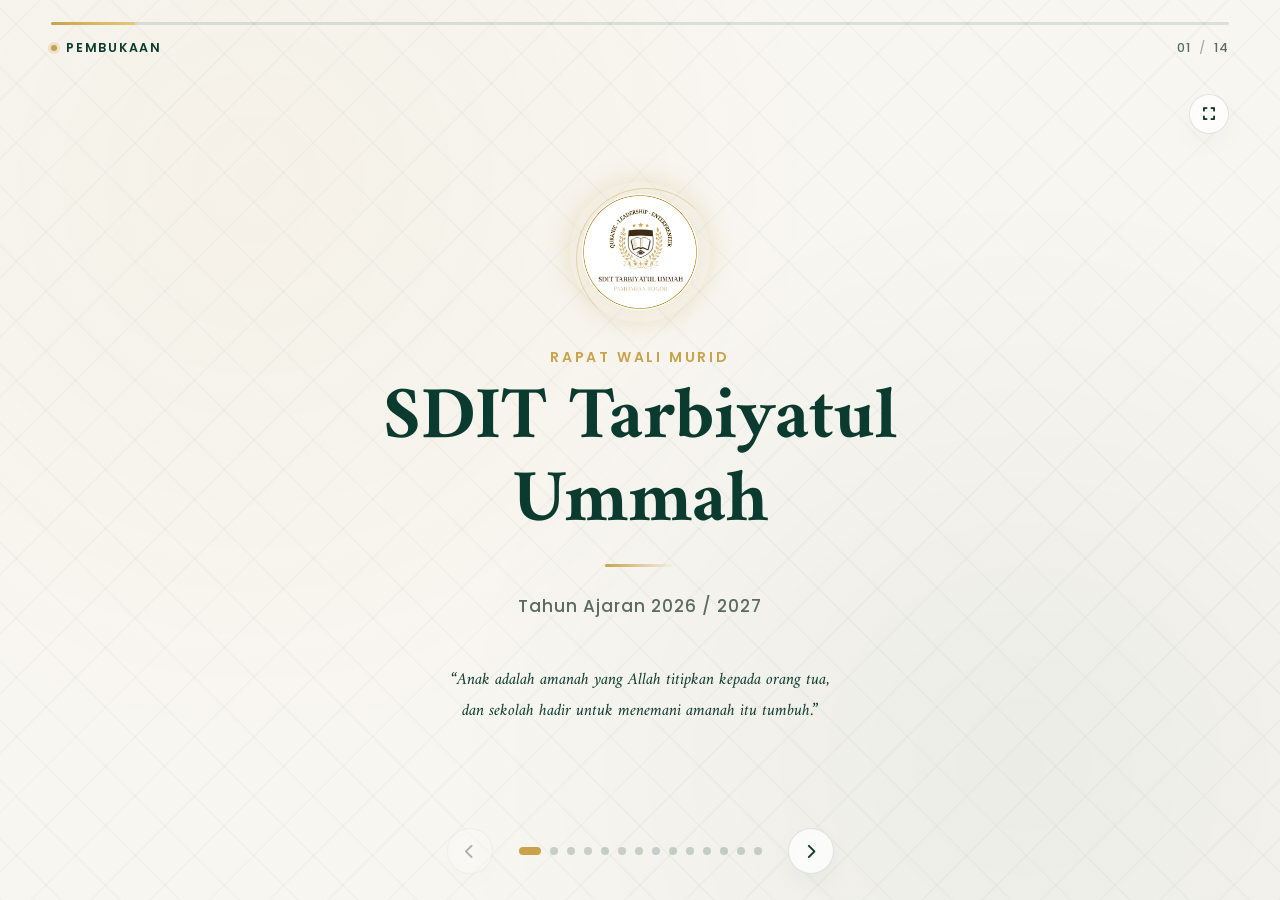
<file: index.html>
<!DOCTYPE html>
<html lang="id">
<head>
<meta charset="UTF-8">
<meta name="viewport" content="width=device-width, initial-scale=1.0">
<title>Rapat Wali Murid — SDIT Tarbiyatul Ummah 2026/2027</title>

<!-- ===================== FONTS ===================== -->
<link rel="preconnect" href="https://fonts.googleapis.com">
<link rel="preconnect" href="https://fonts.gstatic.com" crossorigin>
<link href="https://fonts.googleapis.com/css2?family=Amiri:ital,wght@0,400;0,700;1,400&family=Poppins:wght@300;400;500;600;700;800&display=swap" rel="stylesheet">

<!-- ===================== ICONS ===================== -->
<link rel="stylesheet" href="https://cdnjs.cloudflare.com/ajax/libs/font-awesome/6.5.1/css/all.min.css">

<!-- ===================== STYLESHEET ===================== -->
<link rel="stylesheet" href="style.css">
</head>
<body>

<!-- ======================================================
     BACKGROUND PATTERN (islamic geometric, tipis, global)
====================================================== -->
<div class="pattern-overlay" aria-hidden="true"></div>

<!-- ======================================================
     TOP CHROME: progress bar + section indicator + slide no
====================================================== -->
<div class="top-chrome">
  <div class="progress-track" id="progressTrack">
    <div class="progress-fill" id="progressFill"></div>
  </div>
  <div class="chrome-row">
    <div class="section-indicator" id="sectionIndicator">
      <span class="dot-mark"></span>
      <span id="sectionLabel">Pembukaan</span>
    </div>
    <div class="slide-counter">
      <span id="slideCurrent">01</span>
      <span class="counter-sep">/</span>
      <span id="slideTotal">15</span>
    </div>
  </div>
</div>

<!-- ======================================================
     DECK
====================================================== -->
<main class="deck" id="deck">

  <!-- ================= SLIDE 1 — COVER ================= -->
  <section class="slide" data-section="Pembukaan">
    <div class="slide-inner cover-slide">
      <div class="cover-logo">
  <div class="logo-ring">
    <img src="assets/logo.jpeg" alt="Logo Sekolah">
  </div>
</div>
      <p class="eyebrow">Rapat Wali Murid</p>
      <h1 class="cover-title">SDIT Tarbiyatul<br>Ummah</h1>
      <div class="gold-divider"></div>
      <p class="cover-subtitle">Tahun Ajaran 2026 / 2027</p>
      <p class="cover-quote">&ldquo;Anak adalah amanah yang Allah titipkan kepada orang tua,<br>dan sekolah hadir untuk menemani amanah itu tumbuh.&rdquo;</p>
    </div>
  </section>

  <!-- ================= SLIDE 2 — PROFIL SEKOLAH ================= -->
  <section class="slide" data-section="Profil Sekolah">
    <div class="slide-inner">
      <p class="eyebrow">Mengenal Kami</p>
      <h2 class="slide-title">Profil SDIT Tarbiyatul Ummah</h2>
      <div class="gold-divider small"></div>

      <div class="profil-grid">
        <div class="profil-col">
          <div class="mini-card">
            <h3><i class="fa-solid fa-clock-rotate-left"></i> Sejarah Singkat</h3>
            <p class="placeholder-text">SDIT Tarbiyatul Ummah berdiri sebagai wujud ikhtiar bersama untuk menghadirkan pendidikan yang memadukan keimanan, akhlak, dan ilmu pengetahuan. Sejak awal berdiri, sekolah terus tumbuh bersama kepercayaan para orang tua. <em></em></p>
          </div>
          <div class="mini-card">
            <h3><i class="fa-solid fa-id-card"></i> Identitas Sekolah</h3>
            <ul class="identity-list">
       
              <li><span>Alamat</span><b> Jl. KH. Abdul Hamid No.KM 9, RT.002/RW.002, Kp. Nangkasari, Pamijahan, Kec. Pamijahan, Kabupaten Bogor, Jawa Barat 16810</b></li>
              <li><span>Tahun Berdiri</span><b>2021

              </b></li>
            </ul>
          </div>
        </div>

        <div class="profil-col">
  <div class="mini-card">
    <h3><i class="fa-solid fa-chalkboard-user"></i> Profil Guru</h3>

    <div class="teacher-grid">

      <div class="teacher-card">
        <div class="teacher-photo"><i class="fa-solid fa-user"></i></div>
        <p class="teacher-name">M. Ikram Jundulloh, S.Pd, S.Kom</p>
        <p class="teacher-role">Kepala Sekolah</p>
      </div>

      <div class="teacher-card">
        <div class="teacher-photo"><i class="fa-solid fa-user"></i></div>
        <p class="teacher-name">Nurhayati</p>
        <p class="teacher-role">Wali Kelas 1</p>
      </div>

      <div class="teacher-card">
        <div class="teacher-photo"><i class="fa-solid fa-user"></i></div>
        <p class="teacher-name">Nuraida</p>
        <p class="teacher-role">Wali Kelas 2</p>
      </div>

      <div class="teacher-card">
        <div class="teacher-photo"><i class="fa-solid fa-user"></i></div>
        <p class="teacher-name">Marhamatul Awaliyah, S.Pd</p>
        <p class="teacher-role">Wali Kelas 3</p>
      </div>

      <div class="teacher-card">
        <div class="teacher-photo"><i class="fa-solid fa-user"></i></div>
        <p class="teacher-name">Apriandi, S.Pd</p>
        <p class="teacher-role">Wali kelas 4</p>
      </div>

      <div class="teacher-card">
        <div class="teacher-photo"><i class="fa-solid fa-user"></i></div>
        <p class="teacher-name">Siti Nurkholisoh, S.Pd</p>
        <p class="teacher-role">Wali kelas 5</p>
      </div>

      <div class="teacher-card">
        <div class="teacher-photo"><i class="fa-solid fa-user"></i></div>
        <p class="teacher-name">Fatimah Dzakiroh, S.E,. M.Pd</p>
        <p class="teacher-role">Wali Kelas 6</p>
      </div>

      

    </div>

  </div>
</div>
            </div>
          </div>
        </div>
      </div>
    </div>
  </section>

  <!-- ================= SLIDE 3 — VISI & MISI (MUMTAZ) ================= -->
  <section class="slide" data-section="Visi & Misi">
    <div class="slide-inner">
      <p class="eyebrow">Arah Pendidikan Kami</p>
      <h2 class="slide-title">Visi &amp; Misi</h2>
      <div class="gold-divider small"></div>

      <p class="visi-text">Menjadi Sekolah yang <b>Mumtaz</b> — istimewa dan unggul — dalam membentuk generasi yang berkarakter, cerdas, dan berdaya saing global.</p>

      <div class="mumtaz-grid">
        <div class="mumtaz-card"><span class="mumtaz-letter">M</span><p>Membangun karakter dan akhlak mulia</p></div>
        <div class="mumtaz-card"><span class="mumtaz-letter">U</span><p>Unggul dalam akademik</p></div>
        <div class="mumtaz-card"><span class="mumtaz-letter">M</span><p>Memfasilitasi potensi setiap anak</p></div>
        <div class="mumtaz-card"><span class="mumtaz-letter">T</span><p>Terdepan dalam teknologi</p></div>
        <div class="mumtaz-card"><span class="mumtaz-letter">A</span><p>Aktif berkontribusi bagi masyarakat</p></div>
        <div class="mumtaz-card"><span class="mumtaz-letter">Z</span><p>Zaman-oriented, siap menghadapi masa depan</p></div>
      </div>
    </div>
  </section>

  <!-- ================= SLIDE 4 — KALENDER PENDIDIKAN (FULL IMAGE) ================= -->
  <section class="slide" data-section="Kalender Pendidikan">
    <div class="slide-inner image-slide">
      <p class="eyebrow">Perencanaan Tahun Ajaran</p>
      <h2 class="slide-title">Kalender Pendidikan</h2>
      <div class="gold-divider small"></div>
      <div class="full-image-frame">
        <img src="/assets/kaldik.jpg" alt="Kalender Pendidikan" id="kalenderImage">
      </div>
      <p class="image-hint"><i class="fa-solid fa-circle-info"></i> Ganti atribut <code>src</code> pada elemen <code>#kalenderImage</code> dengan gambar kalender pendidikan Anda.</p>
    </div>
  </section>

  <!-- ================= SLIDE 5 — OUTPUT LULUSAN ================= -->
  <section class="slide" data-section="Output Lulusan">
    <div class="slide-inner">
      <p class="eyebrow">Profil Kelulusan</p>
      <h2 class="slide-title">Output Lulusan</h2>
      <div class="gold-divider small"></div>

      <div class="icon-grid">
        <div class="icon-card"><i class="fa-solid fa-hands-praying"></i><p>Berakidah Lurus</p></div>
        <div class="icon-card"><i class="fa-solid fa-book-quran"></i><p>Berakhlak Qur'ani</p></div>
        <div class="icon-card"><i class="fa-solid fa-person-walking-arrow-right"></i><p>Mandiri</p></div>
        <div class="icon-card"><i class="fa-solid fa-list-check"></i><p>Disiplin</p></div>
        <div class="icon-card"><i class="fa-solid fa-face-smile"></i><p>Percaya Diri</p></div>
        <div class="icon-card"><i class="fa-solid fa-people-group"></i><p>Leadership</p></div>
        <div class="icon-card"><i class="fa-solid fa-hand-holding-heart"></i><p>Life Skill</p></div>
        <div class="icon-card"><i class="fa-solid fa-laptop-code"></i><p>Teknologi</p></div>
        <div class="icon-card"><i class="fa-solid fa-graduation-cap"></i><p>Akademik</p></div>
        <div class="icon-card"><i class="fa-solid fa-book-open"></i><p>Tahfidz</p></div>
      </div>
    </div>
  </section>

  <!-- ================= SLIDE 6 — TARGET PEMBELAJARAN PER KELAS ================= -->
  <section class="slide" data-section="Target Pembelajaran">
    <div class="slide-inner">
      <p class="eyebrow">Capaian Belajar</p>
      <h2 class="slide-title">Target Pembelajaran per Kelas</h2>
      <div class="gold-divider small"></div>

      <div class="table-wrap">
        <table class="modern-table">
          <thead>
            <tr><th>Kelas</th><th>Target Akademik</th><th>Target Tahfidz</th><th>Target Karakter</th></tr>
          </thead>
          <tbody>
            <tr><td><span class="kelas-badge">1</span></td><td><ol>
  <li>Mengenal huruf melalui tulisan dan pengucapan dengan benar.</li>
  <li>Mampu membaca huruf, kata, dan kalimat sederhana dengan baik dan lancar.</li>
  <li>Mampu menulis dengan rapi serta menggunakan huruf kapital dan huruf kecil dengan benar.</li>
  <li>Mengenal angka 1–100.</li>
  <li>Mampu menghitung dan menyebutkan angka dengan benar.</li>
  <li>Mengenal penjumlahan sederhana pada bilangan satuan dan puluhan.</li>
  <li>Mengenal pengurangan sederhana pada bilangan satuan dan puluhan.</li>
  <li>Mengenal mata uang Republik Indonesia.</li>
</ol></td><td><ol>
  <li>Mengenal huruf hijaiyah dengan baik dan benar.</li>
  <li>Mampu mengucapkan makharijul huruf dari Alif sampai Ya dengan benar.</li>
  <li>Menyelesaikan pembelajaran Ummi Jilid 1 dan Jilid 2.</li>
  <li>Membaca Al-Qur'an dengan baik dan benar sesuai ilmu tajwid.</li>
  <li>Menyelesaikan hafalan Juz 30 minimal dari Surah An-Nas sampai Al-Balad.</li>
  <li>Membiasakan murajaah hafalan di sekolah maupun di rumah.</li>
</ol></td><td><ol>
  <li>Menghafal doa-doa harian, membiasakan berdoa dalam setiap aktivitas, serta memahami maknanya.</li>
  <li>Membiasakan dzikir ba'da shalat dan mengucapkan kalimat thayyibah.</li>
  <li>Menghafal 10 hadits pilihan (Hadits 1–10) beserta arti dan perawinya.</li>
  <li>Membiasakan ibadah wajib dan ibadah sunnah dalam kehidupan sehari-hari.</li>
  <li>Menunjukkan akhlak mulia dalam perkataan dan perbuatan sesuai tuntunan Al-Qur'an dan Hadits.</li>
  <li>Membiasakan membuang sampah pada tempatnya.</li>
  <li>Membiasakan memberi salam kepada guru dan teman saat bertemu di sekolah.</li>
  <li>Memiliki kecakapan hidup (life skill), seperti mengurus diri sendiri, mengembangkan kreativitas, kemampuan sosial-emosional, serta kemandirian dalam belajar.</li>
</ol></td></tr>
             <tr>
        <td><span class="kelas-badge">2</span></td>
        <td>
          <ol>
            <li>Membaca kata dan kalimat sederhana dengan lancar.</li>
            <li>Menulis rapi menggunakan huruf kapital dan tanda baca dasar.</li>
            <li>Memahami isi bacaan sederhana.</li>
            <li>Bilangan sampai 1.000, penjumlahan, pengurangan, pengenalan perkalian dan pembagian.</li>
            <li>Mengenal satuan panjang, berat, waktu, uang, serta bangun datar dan ruang.</li>
          </ol>
        </td>
        <td>
          <ol>
            <li>Menyelesaikan Ummi Jilid 2 dan 3.</li>
            <li>Membaca Al-Qur'an sesuai makharijul huruf dan tajwid.</li>
            <li>Hafal Juz 30 minimal Surah Al-Humazah s.d. Ad-Dhuha.</li>
            <li>Membiasakan murajaah di sekolah dan di rumah.</li>
          </ol>
        </td>
        <td>
          <ol>
            <li>Menghafal doa harian dan membiasakan berdoa dalam setiap aktivitas.</li>
            <li>Menghafal dzikir ba'da shalat, dzikir pagi, kalimat thayyibah, dan Asmaul Husna.</li>
            <li>Menghafal 10 hadis pilihan beserta arti dan perawinya.</li>
            <li>Membiasakan ibadah wajib dan sunnah.</li>
            <li>Menunjukkan akhlak mulia, disiplin, tanggung jawab, mandiri, dan peduli.</li>
            <li>Memiliki kecakapan hidup dasar (life skill) dan mampu mengurus diri sendiri.</li>
          </ol>
        </td>
      </tr>

            <tr><td><span class="kelas-badge">3</span></td><td>
              <ol>
  <li>Mampu membaca dengan baik dan lancar.</li>
  <li>Mampu membaca serta memahami isi bacaan.</li>
  <li>Mampu menulis dengan rapi dan mudah dipahami pembaca.</li>
  <li>Mampu menyebutkan bilangan satuan, puluhan, ratusan, dan ribuan.</li>
  <li>Mampu melakukan penjumlahan, pengurangan, perkalian, dan pembagian sederhana.</li>
  <li>Mampu membaca jam analog dengan benar.</li>
</ol>
            </td>
            <td><ol>
  <li>Mengenal huruf hijaiyah serta mengucapkan makharijul huruf dengan benar.</li>
  <li>Menyelesaikan pembelajaran Ummi Jilid 3 dan Jilid 4.</li>
  <li>Membaca Al-Qur'an sesuai kaidah tajwid.</li>
  <li>Menyelesaikan hafalan Juz 30 sampai Surah An-Naba'.</li>
  <li>Membiasakan murajaah hafalan di sekolah maupun di rumah.</li>
</ol></td>
            <td><ol>
  <li>Menghafal doa-doa harian dan membiasakan berdoa dalam setiap aktivitas.</li>
  <li>Membiasakan dzikir ba'da shalat dan kalimat thayyibah.</li>
  <li>Menghafal 30 hadis beserta arti dan perawinya.</li>
  <li>Membiasakan ibadah wajib dan sunnah dalam kehidupan sehari-hari.</li>
  <li>Menunjukkan akhlak mulia sesuai tuntunan Al-Qur'an dan Hadis.</li>
  <li>Mulai bertanggung jawab terhadap tugas sekolah maupun tugas di rumah.</li>
  <li>Memiliki kecakapan hidup (life skill), mampu mengurus diri sendiri, kreatif, mandiri, serta mampu menyelesaikan masalah sederhana.</li>
</ol></td></tr>


            <tr><td><span class="kelas-badge">4</span></td><td><ol>
  <li>Menggunakan tanda baca dan menyusun kalimat dengan benar.</li>
  <li>Mencapai ketuntasan minimal 80% pada seluruh mata pelajaran.</li>
  <li>Mampu menyampaikan pendapat secara santun.</li>
  <li>Menyelesaikan proyek pembelajaran sesuai target.</li>
  <li>Mampu menggunakan strategi yang lebih terencana untuk memecahkan masalah sederhana.</li>
  <li>Memiliki kebiasaan belajar secara mandiri.</li>
  <li>Mampu membaca, menulis, membandingkan, dan mengurutkan bilangan cacah yang lebih besar.</li>
  <li>Mampu melakukan perkalian dan pembagian bersusun.</li>
  <li>Mengolah dan menyajikan data sederhana.</li>
  <li>Mampu berbelanja di kantin atau warung serta menghitung uang kembalian dengan benar.</li>
</ol></td><td><ol>
  <li>Membaca Al-Qur'an sesuai makharijul huruf.</li>
  <li>Menerapkan hukum tajwid dasar dengan benar.</li>
  <li>Membaca Al-Qur'an secara tartil dan lancar.</li>
  <li>Meningkatkan kualitas bacaan sesuai standar pembelajaran sekolah.</li>
  <li>Membaca Al-Qur'an dengan baik dan benar sesuai ilmu tajwid.</li>
  <li>Menyelesaikan hafalan Juz 30 dan Juz 29 minimal sampai Surah Al-Qalam.</li>
  <li>Menyetorkan hafalan tepat waktu.</li>
  <li>Membiasakan murajaah hafalan di sekolah maupun di rumah.</li>
</ol></td><td><ol>
  <li>Menghafal dan mengamalkan doa-doa harian sesuai target.</li>
  <li>Membiasakan berdoa dalam setiap aktivitas.</li>
  <li>Memahami makna doa yang dibaca.</li>
  <li>Membiasakan dzikir ba'da shalat, dzikir pagi dan petang, serta kalimat thayyibah.</li>
  <li>Membiasakan dzikir setiap hari secara mandiri.</li>
  <li>Menghafal hadits pilihan serta menerapkan kandungannya dalam kehidupan sehari-hari.</li>
  <li>Menjaga shalat lima waktu, membiasakan shalat sunnah, dan membaca Al-Qur'an setiap hari.</li>
  <li>Menunjukkan akhlak mulia dalam perkataan dan perbuatan sesuai tuntunan Al-Qur'an dan Hadits.</li>
  <li>Memiliki kecakapan hidup (life skill), mampu bekerja sama, berkomunikasi dengan baik dan sopan.</li>
  <li>Mengelola waktu belajar dengan baik, menjaga kebersihan diri dan lingkungan, serta menyiapkan buku dan alat tulis sesuai jadwal pelajaran.</li>
</ol></td></tr>
            <tr><td><span class="kelas-badge">5</span></td><td><ol>
  <li>Menggunakan tanda baca dan menyusun kalimat dengan benar.</li>
  <li>Mencapai ketuntasan minimal 80% pada seluruh mata pelajaran.</li>
  <li>Mampu berpikir kritis dan menyelesaikan masalah sederhana.</li>
  <li>Mampu menyampaikan pendapat secara santun.</li>
  <li>Menyelesaikan proyek pembelajaran sesuai target.</li>
  <li>Menentukan ide pokok, kalimat utama, dan kesimpulan dari teks narasi maupun eksposisi.</li>
  <li>Memiliki kebiasaan belajar secara mandiri.</li>
  <li>Menguasai operasi hitung bilangan bulat, pecahan, desimal, persen, dan geometri.</li>
  <li>Menyelesaikan soal cerita dengan benar.</li>
  <li>Mengolah dan menyajikan data sederhana serta menerapkan konsep matematika dalam kehidupan sehari-hari.</li>
</ol></td><td><ol>
  <li>Membaca Al-Qur'an sesuai makharijul huruf dan kaidah tajwid.</li>
  <li>Menerapkan hukum tajwid dasar dengan benar.</li>
  <li>Membaca Al-Qur'an secara tartil dan lancar.</li>
  <li>Meningkatkan kualitas bacaan sesuai standar pembelajaran sekolah.</li>
  <li>Menyelesaikan hafalan Juz 30 dan Juz 29 minimal sampai Surah Al-Jin.</li>
  <li>Memiliki hafalan mutqin dengan tingkat kelancaran minimal 80%.</li>
  <li>Menyetorkan hafalan tepat waktu.</li>
  <li>Membiasakan murajaah hafalan di sekolah maupun di rumah.</li>
</ol></td><td><ol>
  <li>Menghafal dan mengamalkan doa-doa harian sesuai target.</li>
  <li>Membiasakan berdoa dalam setiap aktivitas serta memahami maknanya.</li>
  <li>Membiasakan dzikir ba'da shalat, dzikir pagi dan petang, kalimat thayyibah, serta Asmaul Husna.</li>
  <li>Menghafal hadits pilihan, memahami maknanya, dan menerapkannya dalam kehidupan sehari-hari.</li>
  <li>Menjaga shalat lima waktu, membiasakan shalat sunnah, membaca Al-Qur'an setiap hari, serta mengisi buku mutaba'ah dengan jujur dan konsisten.</li>
  <li>Menunjukkan akhlak mulia dalam perkataan dan perbuatan sesuai tuntunan Al-Qur'an dan Hadits.</li>
  <li>Memiliki kecakapan hidup (life skill), mampu bekerja sama, berkomunikasi dengan baik dan sopan, serta presentasi sederhana di depan kelas.</li>
  <li>Mengelola waktu belajar dengan baik, menjaga kebersihan diri dan lingkungan, serta menggunakan teknologi secara bijak.</li>
</ol></td></tr>
            <tr><td><span class="kelas-badge">6</span></td><td>Placeholder target</td><td>Placeholder target</td><td>Placeholder target</td></tr>
          </tbody>
        </table>
      </div>
    </div>
  </section>

  <!-- ================= SLIDE 7 — JADWAL PELAJARAN (TIMELINE) ================= -->
  <section class="slide" data-section="Jadwal Pelajaran">
    <div class="slide-inner">
      <p class="eyebrow">Kegiatan Harian</p>
      <h2 class="slide-title">Jadwal Pelajaran</h2>
      <div class="gold-divider small"></div>

     <a href="jadwal.html" class="btn-jadwal">
  Lihat Jadwal Lengkap
  <i class="fa-solid fa-arrow-right"></i>
</a>
    </div>
  </section>

  <!-- ================= SLIDE 8 — KELOMPOK TAHSIN ================= -->
  <section class="slide" data-section="Kelompok Tahsin dan Tahfidz">
    <section class="halaqah-section">
  <div class="section-header">
    <p class="eyebrow">Program Al-Qur'an</p>
    <h2 class="section-title">
      Daftar <em>Halaqah</em>
    </h2>
    <div class="gold-divider"></div>
    <p class="section-desc">
      Pembagian kelompok tahsin dan tahfidz untuk kelas 3-6 dibimbing oleh para musyrif
      untuk meningkatkan kualitas bacaan dan hafalan Al-Qur'an.
    </p>
  </div>


  <div class="level-grid">

    <!-- Halaqah Pak Ikram -->
    <div class="level-card">
      <span class="level-tag">Halaqah Pak Ikram</span>
      <ul class="halaqah-list">
        <li>M. Ilham Saputra</li>
        <li>M. Diwa Ilfadli</li>
        <li>Adlan Gibran</li>
        <li>M. Arkan</li>
        <li>Rja</li>
        <li>M. Aljan</li>
        <li>M. Azfar</li>
        <li>Haidar</li>
        <li>Tazki</li>
      </ul>
    </div>


    <!-- Halaqah Pak Yandi -->
    <div class="level-card">
      <span class="level-tag">Halaqah Pak Yandi</span>
      <ul class="halaqah-list">
        <li>Ari</li>
        <li>Rio</li>
        <li>Tazka</li>
        <li>Haidar</li>
        <li>M. Alpin</li>
        <li>M. Arga</li>
        <li>Bagja</li>
        <li>Rian</li>
      </ul>
    </div>


    <!-- Halaqah Bu Fatimah -->
    <div class="level-card">
      <span class="level-tag">Halaqah Bu Fatimah</span>
      <ul class="halaqah-list">
        <li>Bintang</li>
        <li>Azrina</li>
        <li>Sabana</li>
        <li>Zafira</li>
        <li>Fiya</li>
        <li>Arsila</li>
        <li>Hanifah</li>
        <li>Afwa</li>
      </ul>
    </div>


    <!-- Halaqah Bu Mae -->
    <div class="level-card">
      <span class="level-tag">Halaqah Bu Mae</span>
      <ul class="halaqah-list">
        <li>Zahra</li>
        <li>Tiffany</li>
        <li>Rere</li>
        <li>Kaila</li>
        <li>Ratna</li>
        <li>Zidna</li>
        <li>Nurul</li>
        <li>Oktavia</li>
      </ul>
    </div>

  </div>
</section>
  </section>

 

  <!-- ================= SLIDE 10 — BUDAYA SEKOLAH ================= -->
  <section class="slide" data-section="Budaya Sekolah">
    <div class="slide-inner">
      <p class="eyebrow">Nilai Keseharian</p>
      <h2 class="slide-title">Budaya Sekolah</h2>
      <div class="gold-divider small"></div>

      <div class="culture-grid">
        <div class="culture-item"><i class="fa-solid fa-face-smile"></i><span>Senyum</span></div>
        <div class="culture-item"><i class="fa-solid fa-hand-peace"></i><span>Salam</span></div>
        <div class="culture-item"><i class="fa-solid fa-comments"></i><span>Sapa</span></div>
        <div class="culture-item"><i class="fa-solid fa-heart"></i><span>Sopan</span></div>
        <div class="culture-item"><i class="fa-solid fa-leaf"></i><span>Santun</span></div>
        <div class="culture-item"><i class="fa-solid fa-book-quran"></i><span>Tilawah</span></div>
        <div class="culture-item"><i class="fa-solid fa-rotate"></i><span>Murajaah</span></div>
        <div class="culture-item"><i class="fa-solid fa-mosque"></i><span>Shalat</span></div>
        <div class="culture-item"><i class="fa-solid fa-clock"></i><span>Disiplin</span></div>
        <div class="culture-item"><i class="fa-solid fa-broom"></i><span>Kebersihan</span></div>
      </div>
    </div>
  </section>

  <!-- ================= SLIDE 11 — INFORMASI SERAGAM ================= -->
  <section class="slide" data-section="Informasi Seragam">
    <div class="slide-inner">
      <p class="eyebrow">Ketentuan Berpakaian</p>
      <h2 class="slide-title">Informasi Seragam</h2>
      <div class="gold-divider small"></div>

      <div class="uniform-grid">
        <div class="uniform-card"><div class="uniform-photo"><i class="fa-solid fa-shirt"></i></div><p>Senin</p></div>
        <div class="uniform-card"><div class="uniform-photo"><i class="fa-solid fa-shirt"></i></div><p>Selasa</p></div>
        <div class="uniform-card"><div class="uniform-photo"><i class="fa-solid fa-shirt"></i></div><p>Rabu</p></div>
        <div class="uniform-card"><div class="uniform-photo"><i class="fa-solid fa-shirt"></i></div><p>Kamis</p></div>
        <div class="uniform-card"><div class="uniform-photo"><i class="fa-solid fa-shirt"></i></div><p>Jumat</p></div>
        <div class="uniform-card"><div class="uniform-photo"><i class="fa-solid fa-person-running"></i></div><p>Olahraga</p></div>
      </div>
    </div>
  </section>

  <!-- ================= SLIDE 12 — ATURAN SISWA ================= -->
  <section class="slide" data-section="Aturan Siswa">
    <div class="slide-inner">
      <p class="eyebrow">Tata Tertib</p>
      <h2 class="slide-title">Aturan Siswa</h2>
      <div class="gold-divider small"></div>

      <div class="rules-columns">
        <div class="rules-col rules-good">
          <h3><i class="fa-solid fa-circle-check"></i> Yang Harus Dilakukan</h3>
          <ul>
            <li><i class="fa-solid fa-check"></i> Datang tepat waktu</li>
            <li><i class="fa-solid fa-check"></i> Berpakaian rapi sesuai jadwal</li>
            <li><i class="fa-solid fa-check"></i> Membawa perlengkapan belajar</li>
            <li><i class="fa-solid fa-check"></i> Bersikap sopan pada guru &amp; teman</li>
            <li><i class="fa-solid fa-check"></i> Menjaga kebersihan kelas</li>
          </ul>
        </div>
        <div class="rules-col rules-bad">
          <h3><i class="fa-solid fa-circle-xmark"></i> Yang Tidak Boleh Dilakukan</h3>
          <ul>
            <li><i class="fa-solid fa-xmark"></i> Membawa gawai tanpa izin</li>
            <li><i class="fa-solid fa-xmark"></i> Terlambat tanpa keterangan</li>
            <li><i class="fa-solid fa-xmark"></i> Berkata tidak sopan</li>
            <li><i class="fa-solid fa-xmark"></i> Membuang sampah sembarangan</li>
            <li><i class="fa-solid fa-xmark"></i> Meninggalkan kelas tanpa izin</li>
          </ul>
        </div>
      </div>
    </div>
  </section>

  <!-- ================= SLIDE 13 — KOMITMEN ORANG TUA ================= -->
  <section class="slide" data-section="Komitmen Orang Tua">
    <div class="slide-inner">
      <p class="eyebrow">Sinergi Sekolah &amp; Keluarga</p>
      <h2 class="slide-title">Komitmen Bersama Orang Tua &amp; Sekolah</h2>
      <div class="gold-divider small"></div>

      <div class="commitment-layout">
        <ul class="commitment-list">
          <li><i class="fa-solid fa-square-check"></i> Mendampingi belajar di rumah</li>
          <li><i class="fa-solid fa-square-check"></i> Murajaah hafalan bersama anak</li>
          <li><i class="fa-solid fa-square-check"></i> Membiasakan shalat berjamaah</li>
          <li><i class="fa-solid fa-square-check"></i> Aktif berkomunikasi dengan guru</li>
          <li><i class="fa-solid fa-square-check"></i> Datang tepat waktu</li>
        </ul>

        <div class="signature-area">
          <div class="signature-box"><span>Orang Tua / Wali</span></div>
          <div class="signature-box"><span>Wali Kelas</span></div>
        </div>
      </div>
    </div>
  </section>

  <!-- ================= SLIDE 14 — ANGGARAN SEKOLAH ================= -->
  <section class="slide" data-section="Anggaran Sekolah">
    <div class="slide-inner">
      <p class="eyebrow">Perencanaan Biaya</p>
      <h2 class="slide-title">Anggaran Sekolah</h2>
      <div class="gold-divider small"></div>

      <div class="budget-grid">
     <a href="https://docs.google.com/presentation/d/1Wm_icSlZUYiBPkvkPxUEetLfdIaX00Bt/edit?usp=sharing&ouid=108731227917256542258&rtpof=true&sd=true" class="btn-jadwal">
  Rincian Anggaran
  <i class="fa-solid fa-arrow-right"></i>
</a>
      </div>
    </div>
  </section>

  <!-- ================= SLIDE 15 — PENUTUP ================= -->
  <section class="slide" data-section="Penutup">
    <div class="slide-inner closing-slide">
      <i class="fa-solid fa-mosque closing-icon"></i>
      <p class="closing-quote">&ldquo;Pendidikan terbaik lahir dari sinergi antara sekolah dan keluarga.&rdquo;</p>
      <div class="gold-divider"></div>
      <h2 class="closing-title">Terima Kasih</h2>
      <p class="closing-school">SDIT Tarbiyatul Ummah</p>
    </div>
  </section>

</main>

<!-- ======================================================
     BOTTOM CHROME: prev/next + dots + fullscreen
====================================================== -->
<div class="bottom-chrome">
  <button class="nav-btn" id="prevBtn" aria-label="Slide sebelumnya">
    <i class="fa-solid fa-chevron-left"></i>
  </button>

  <div class="dots" id="dotsContainer"></div>

  <button class="nav-btn" id="nextBtn" aria-label="Slide berikutnya">
    <i class="fa-solid fa-chevron-right"></i>
  </button>
</div>

<button class="fullscreen-btn" id="fullscreenBtn" aria-label="Mode layar penuh">
  <i class="fa-solid fa-expand"></i>
</button>

<script src="script.js"></script>
</body>
</html>
</file>
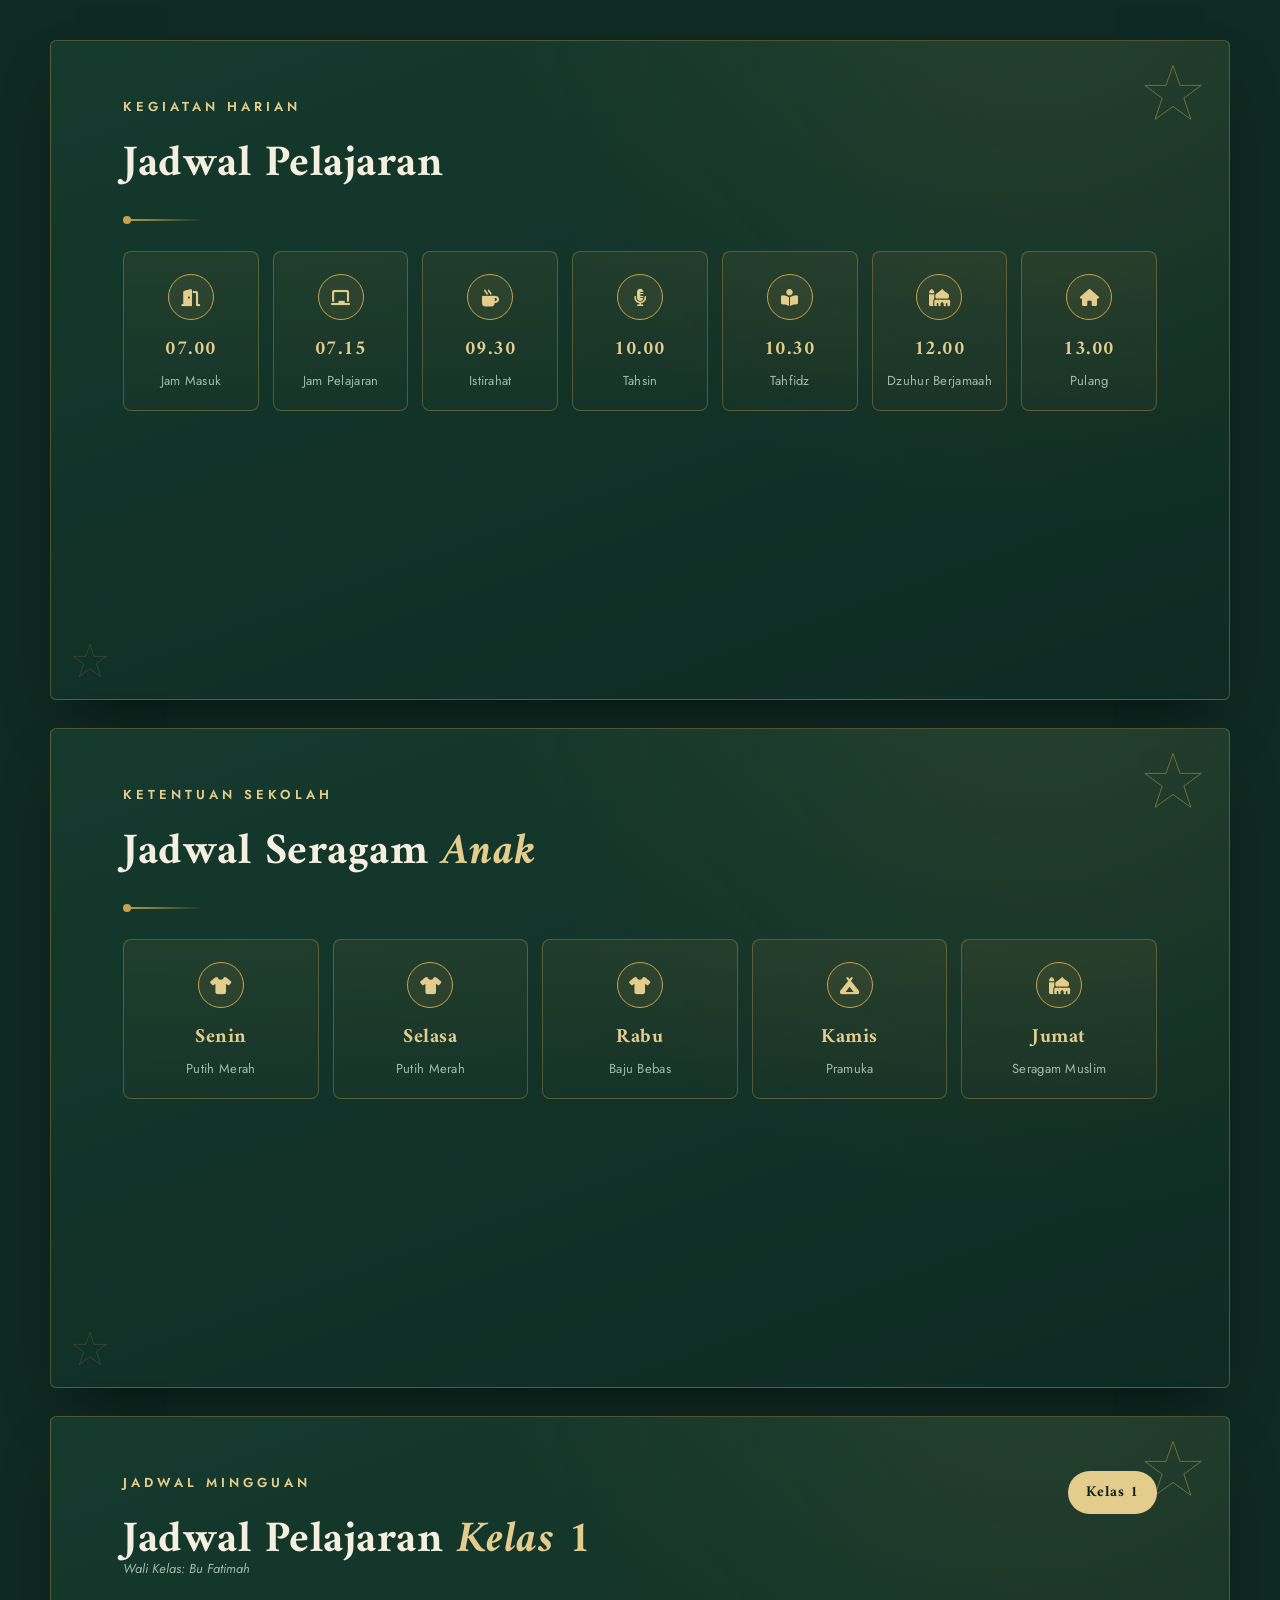
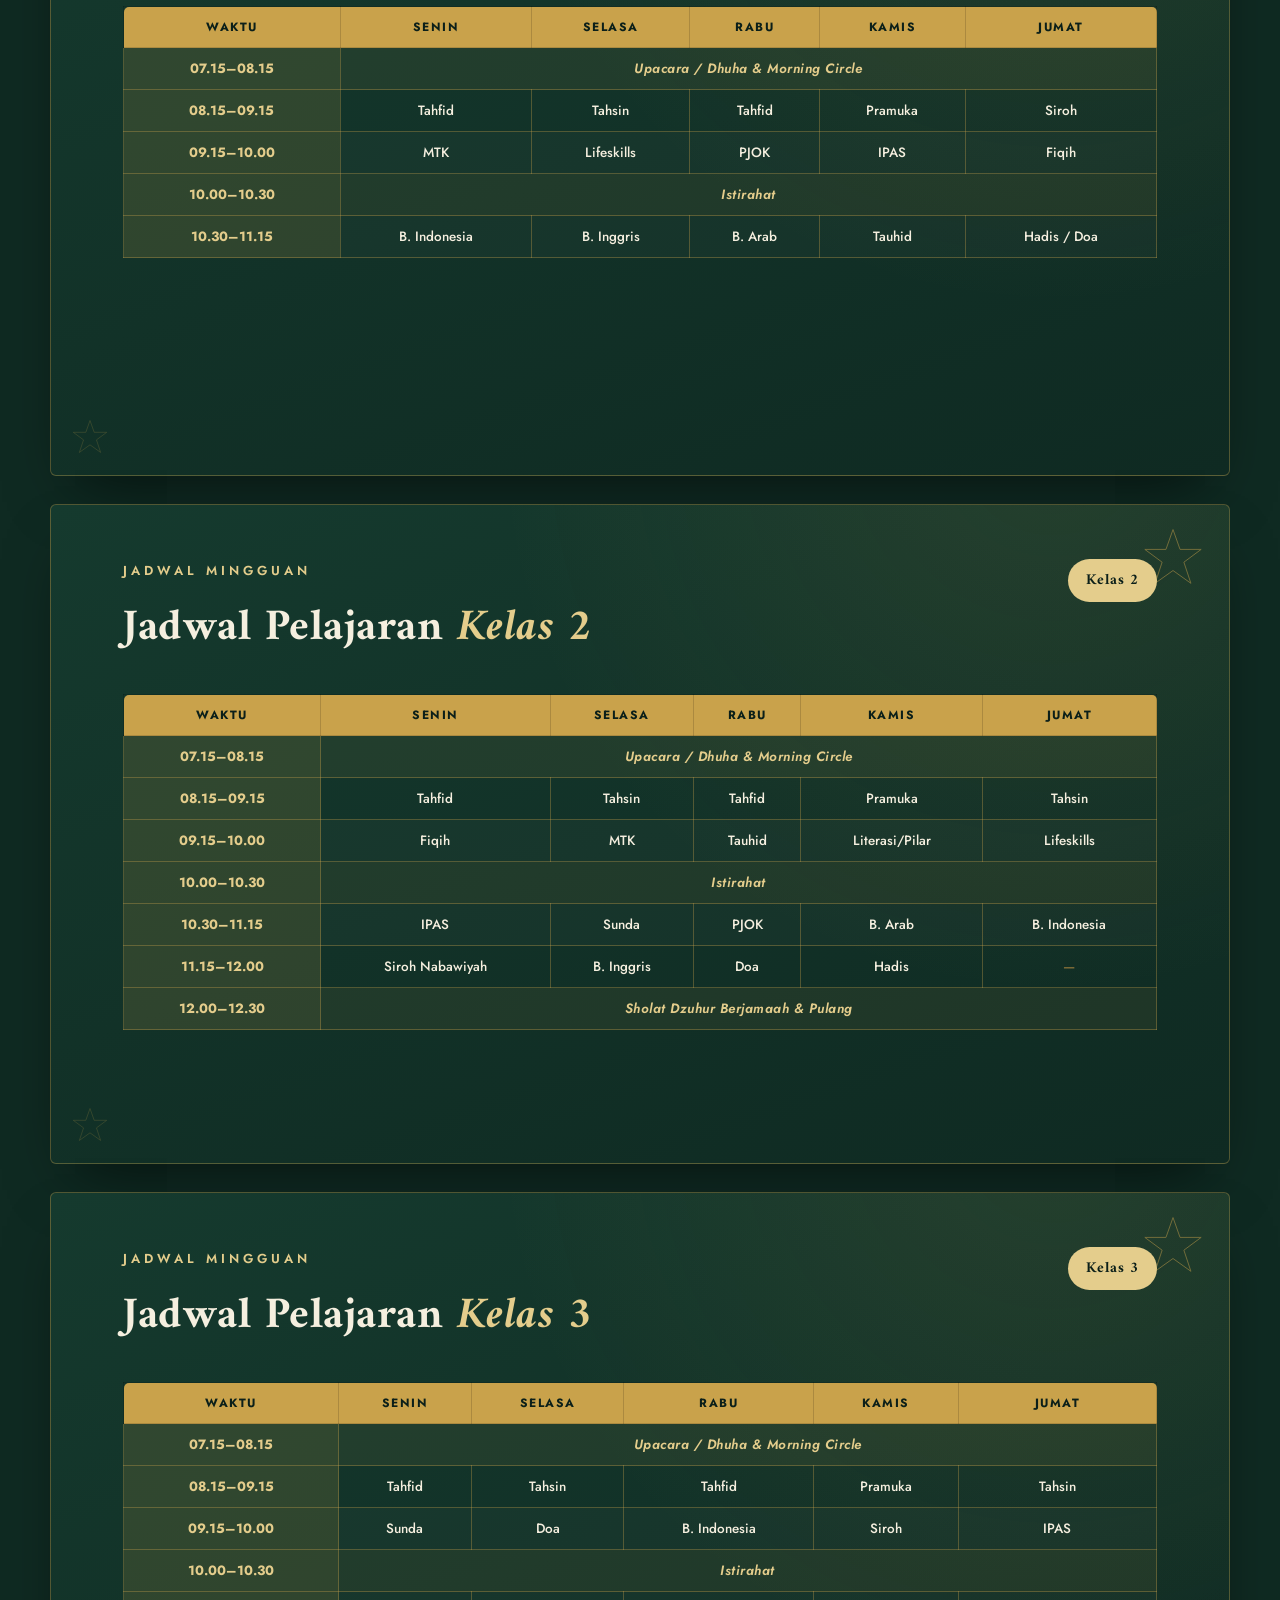
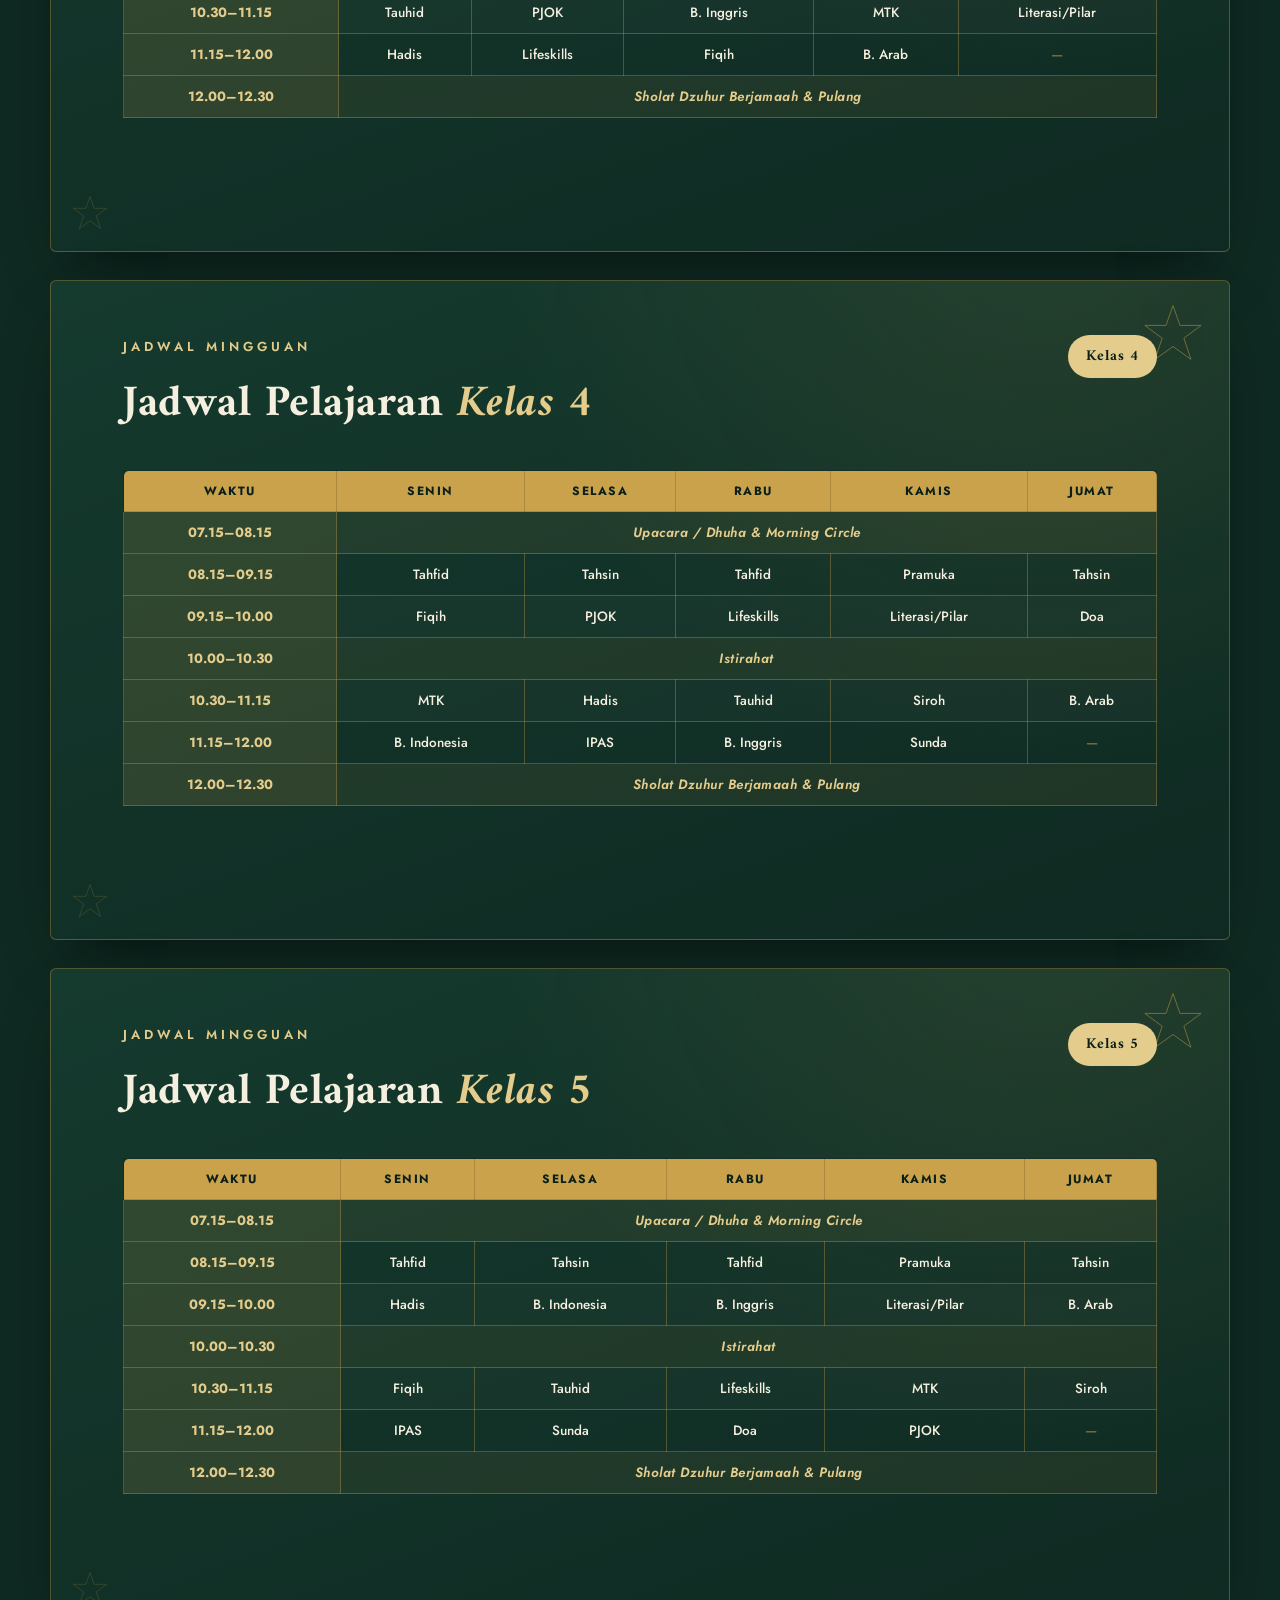
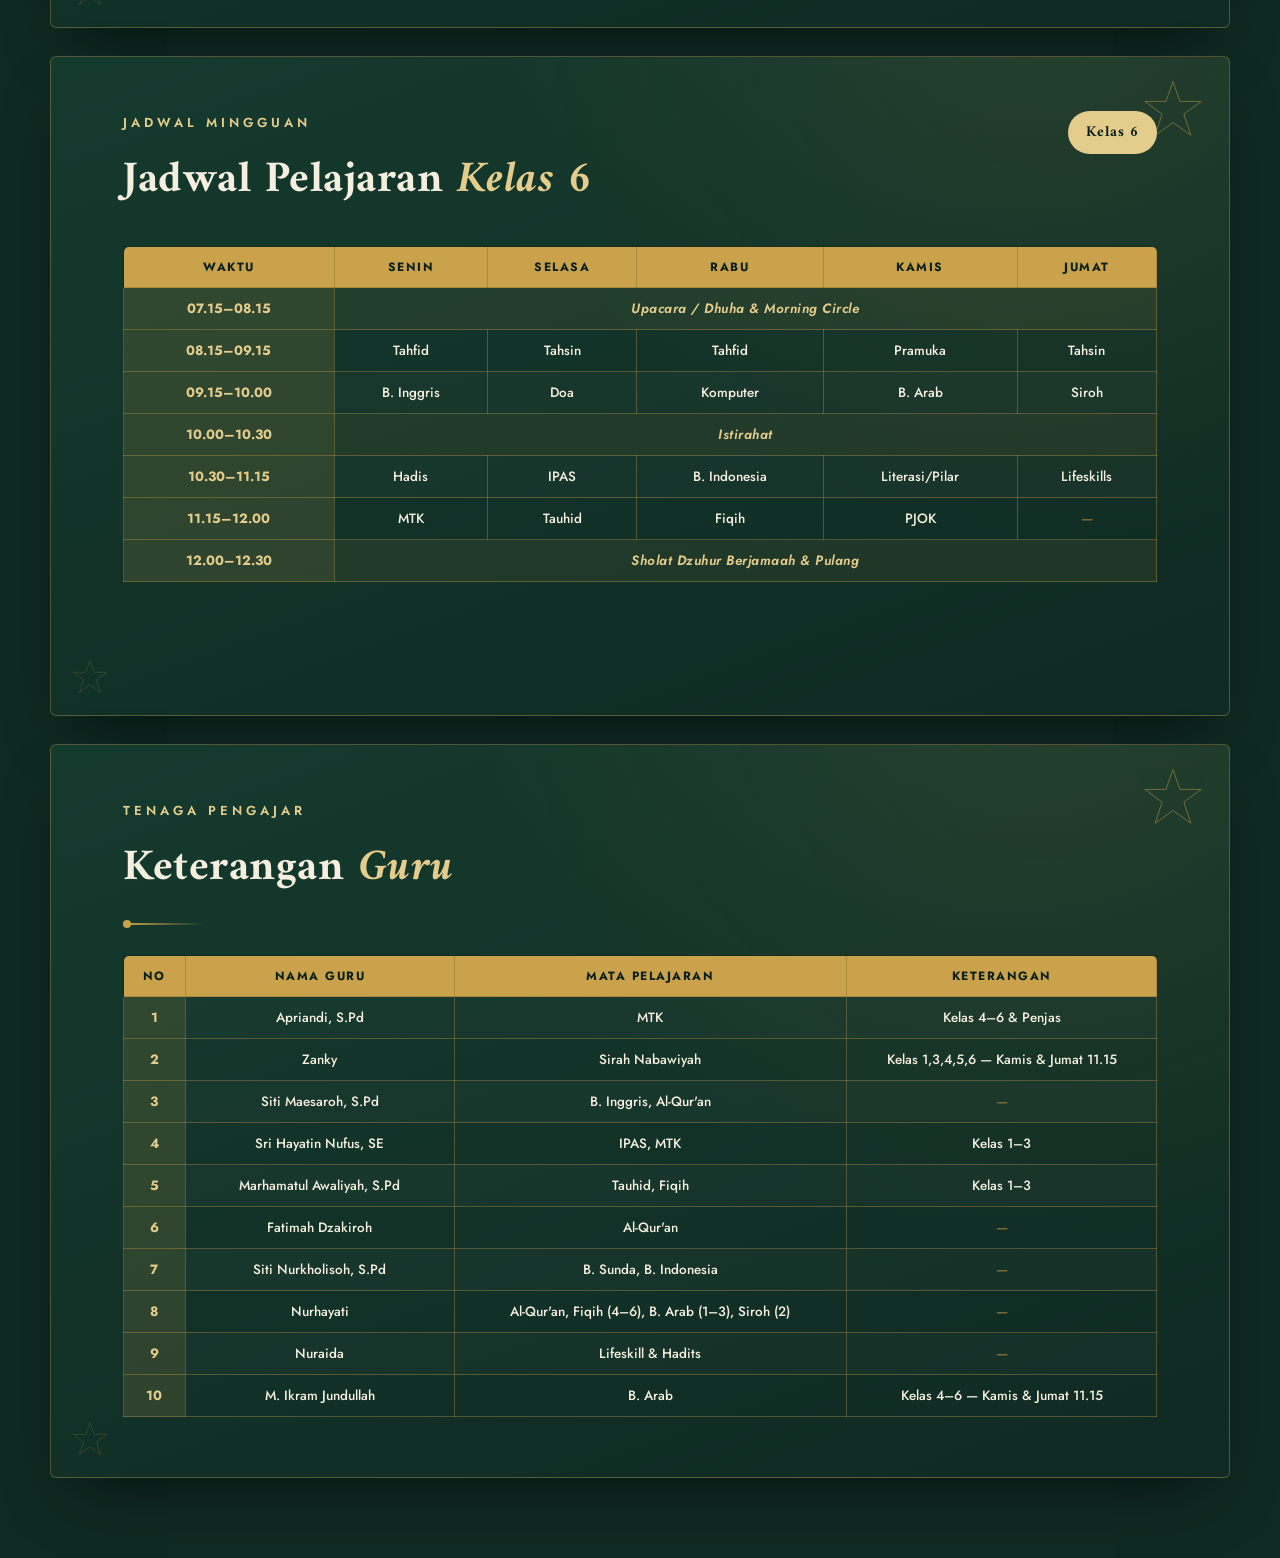
<file: jadwal.html>
<!DOCTYPE html>
<html lang="id">
<head>
<meta charset="UTF-8">
<title>Jadwal Pelajaran — SDIT Tarbiyatul Ummah</title>
<link rel="preconnect" href="https://fonts.googleapis.com">
<link href="https://fonts.googleapis.com/css2?family=Amiri:ital,wght@0,400;0,700;1,400&family=Jost:wght@300;400;500;600;700&display=swap" rel="stylesheet">
<link rel="stylesheet" href="https://cdnjs.cloudflare.com/ajax/libs/font-awesome/6.5.1/css/all.min.css">
<style>
  :root{
    --bg-deep:#0F2A22;
    --bg-panel:#153A2E;
    --bg-panel-2:#1B4536;
    --gold:#C9A24B;
    --gold-soft:#E4CD8C;
    --gold-dim:#8A733A;
    --cream:#F5EFDF;
    --ink:#0B1F19;
    --muted:#9FBBAC;
    --line: rgba(201,162,75,0.35);
  }
  *{box-sizing:border-box; margin:0; padding:0;}
  html,body{
    background:var(--bg-deep);
    font-family:'Jost', sans-serif;
    color:var(--cream);
    scroll-behavior:smooth;
  }
  .deck{
    display:flex;
    flex-direction:column;
    align-items:center;
    gap:28px;
    padding:40px 0 80px;
  }
  .slide{
    position:relative;
    width:1180px;
    max-width:96vw;
    min-height:660px;
    background:
      radial-gradient(circle at 85% -10%, rgba(201,162,75,0.10), transparent 45%),
      linear-gradient(160deg, var(--bg-panel) 0%, var(--bg-deep) 100%);
    border:1px solid var(--line);
    border-radius:6px;
    overflow:hidden;
    box-shadow:0 30px 60px -25px rgba(0,0,0,0.6);
  }
  .slide::before, .slide::after{
    content:"";
    position:absolute;
    width:64px; height:64px;
    background-image:url("data:image/svg+xml,%3Csvg xmlns='http://www.w3.org/2000/svg' viewBox='0 0 100 100'%3E%3Cg fill='none' stroke='%23C9A24B' stroke-width='1.4'%3E%3Cpolygon points='50,4 61,35 94,35 67,55 78,88 50,68 22,88 33,55 6,35 39,35'/%3E%3C/g%3E%3C/svg%3E");
    background-size:contain;
    background-repeat:no-repeat;
    opacity:0.55;
  }
  .slide::before{ top:22px; right:24px; }
  .slide::after{ bottom:18px; left:20px; width:38px; height:38px; opacity:0.35; }

  .slide-inner{
    position:relative;
    z-index:2;
    padding:56px 72px 60px;
  }
  .eyebrow{
    font-family:'Jost', sans-serif;
    font-size:13px;
    letter-spacing:4px;
    text-transform:uppercase;
    color:var(--gold-soft);
    font-weight:600;
    margin-bottom:10px;
  }
  .slide-title{
    font-family:'Amiri', serif;
    font-weight:700;
    font-size:44px;
    color:var(--cream);
    letter-spacing:0.5px;
  }
  .slide-title em{
    font-style:italic;
    color:var(--gold-soft);
  }
  .gold-divider{
    height:2px;
    width:120px;
    margin:20px 0 34px;
    background:linear-gradient(90deg, var(--gold) 0%, transparent 100%);
    position:relative;
  }
  .gold-divider::after{
    content:"";
    position:absolute;
    left:0; top:-3px;
    width:8px; height:8px;
    border-radius:50%;
    background:var(--gold);
  }
  .gold-divider.small{ width:80px; margin:16px 0 30px; }

  /* ---------- Timeline (as given) ---------- */
  .timeline{
    display:flex;
    flex-wrap:wrap;
    gap:14px;
  }
  .timeline-item{
    flex:1 1 130px;
    display:flex;
    flex-direction:column;
    align-items:center;
    text-align:center;
    gap:12px;
    padding:22px 14px 20px;
    background:linear-gradient(180deg, rgba(201,162,75,0.08), rgba(201,162,75,0.02));
    border:1px solid var(--line);
    border-radius:8px;
    position:relative;
  }
  .timeline-item:not(:last-child)::after{
    content:"";
    position:absolute;
    top:38px; right:-14px;
    width:14px; height:1px;
    background:var(--gold-dim);
    display:none;
  }
  .tl-icon{
    width:46px; height:46px;
    border:1.5px solid var(--gold);
    border-radius:50%;
    display:flex; align-items:center; justify-content:center;
    color:var(--gold-soft);
    font-size:17px;
    background:rgba(201,162,75,0.08);
  }
  .tl-text{ display:flex; flex-direction:column; gap:4px; }
  .tl-text b{
    font-family:'Amiri', serif;
    font-size:20px;
    color:var(--gold-soft);
    letter-spacing:0.5px;
  }
  .tl-text span{
    font-size:13px;
    color:var(--muted);
    letter-spacing:0.3px;
  }

  /* ---------- Weekly schedule tables ---------- */
  .kelas-badge{
    position:absolute;
    top:54px; right:72px;
    font-family:'Amiri', serif;
    font-size:15px;
    color:var(--ink);
    background:var(--gold-soft);
    padding:8px 18px;
    border-radius:30px;
    font-weight:700;
    letter-spacing:1px;
  }
  table.jadwal{
    width:100%;
    border-collapse:collapse;
    font-size:13.5px;
  }
  table.jadwal thead th{
    background:var(--gold);
    color:var(--ink);
    font-family:'Jost', sans-serif;
    font-weight:700;
    letter-spacing:1.5px;
    text-transform:uppercase;
    font-size:12px;
    padding:11px 8px;
    text-align:center;
    border:1px solid rgba(0,0,0,0.15);
  }
  table.jadwal thead th:first-child{
    border-top-left-radius:5px;
  }
  table.jadwal thead th:last-child{
    border-top-right-radius:5px;
  }
  table.jadwal td{
    padding:11px 8px;
    text-align:center;
    border:1px solid var(--line);
    color:var(--cream);
    font-weight:500;
  }
  table.jadwal td.waktu{
    background:rgba(201,162,75,0.16);
    color:var(--gold-soft);
    font-weight:700;
    font-family:'Jost', sans-serif;
    white-space:nowrap;
  }
  table.jadwal tr.merge td.merged{
    background:rgba(201,162,75,0.08);
    color:var(--gold-soft);
    font-style:italic;
    font-weight:600;
    letter-spacing:0.5px;
  }
  table.jadwal tbody tr:nth-child(odd) td:not(.waktu):not(.merged){
    background:rgba(255,255,255,0.02);
  }
  table.jadwal td.kosong{
    color:var(--gold-dim);
  }
  .wali{
    font-size:13px;
    color:var(--muted);
    margin-top:-20px;
    margin-bottom:28px;
    font-style:italic;
  }

  @media (max-width:760px){
    .slide-inner{ padding:36px 24px 40px; }
    .slide-title{ font-size:30px; }
    .kelas-badge{ position:static; display:inline-block; margin-bottom:16px; }
    table.jadwal{ font-size:11px; }
    table.jadwal thead th, table.jadwal td{ padding:7px 4px; }
  }
</style>
</head>
<body>
<div class="deck">

  <!-- ===================== SLIDE: Kegiatan Harian (asli) ===================== -->
  <section class="slide" data-section="Jadwal Pelajaran">
    <div class="slide-inner">
      <p class="eyebrow">Kegiatan Harian</p>
      <h2 class="slide-title">Jadwal Pelajaran</h2>
      <div class="gold-divider small"></div>

      <div class="timeline">
        <div class="timeline-item"><div class="tl-icon"><i class="fa-solid fa-door-open"></i></div><div class="tl-text"><b>07.00</b><span>Jam Masuk</span></div></div>
        <div class="timeline-item"><div class="tl-icon"><i class="fa-solid fa-chalkboard"></i></div><div class="tl-text"><b>07.15</b><span>Jam Pelajaran</span></div></div>
        <div class="timeline-item"><div class="tl-icon"><i class="fa-solid fa-mug-hot"></i></div><div class="tl-text"><b>09.30</b><span>Istirahat</span></div></div>
        <div class="timeline-item"><div class="tl-icon"><i class="fa-solid fa-microphone-lines"></i></div><div class="tl-text"><b>10.00</b><span>Tahsin</span></div></div>
        <div class="timeline-item"><div class="tl-icon"><i class="fa-solid fa-book-open-reader"></i></div><div class="tl-text"><b>10.30</b><span>Tahfidz</span></div></div>
        <div class="timeline-item"><div class="tl-icon"><i class="fa-solid fa-mosque"></i></div><div class="tl-text"><b>12.00</b><span>Dzuhur Berjamaah</span></div></div>
        <div class="timeline-item"><div class="tl-icon"><i class="fa-solid fa-house"></i></div><div class="tl-text"><b>13.00</b><span>Pulang</span></div></div>
      </div>
    </div>
  </section>

  <!-- ===================== SLIDE: Jadwal Seragam ===================== -->
  <section class="slide" data-section="Jadwal Seragam">
    <div class="slide-inner">
      <p class="eyebrow">Ketentuan Sekolah</p>
      <h2 class="slide-title">Jadwal Seragam <em>Anak</em></h2>
      <div class="gold-divider small"></div>

      <div class="timeline">
        <div class="timeline-item"><div class="tl-icon"><i class="fa-solid fa-shirt"></i></div><div class="tl-text"><b>Senin</b><span>Putih Merah</span></div></div>
        <div class="timeline-item"><div class="tl-icon"><i class="fa-solid fa-shirt"></i></div><div class="tl-text"><b>Selasa</b><span>Putih Merah</span></div></div>
        <div class="timeline-item"><div class="tl-icon"><i class="fa-solid fa-shirt"></i></div><div class="tl-text"><b>Rabu</b><span>Baju Bebas</span></div></div>
        <div class="timeline-item"><div class="tl-icon"><i class="fa-solid fa-campground"></i></div><div class="tl-text"><b>Kamis</b><span>Pramuka</span></div></div>
        <div class="timeline-item"><div class="tl-icon"><i class="fa-solid fa-mosque"></i></div><div class="tl-text"><b>Jumat</b><span>Seragam Muslim</span></div></div>
      </div>
    </div>
  </section>

  <!-- ===================== SLIDES: Kelas 1–6 ===================== -->
  <!-- KELAS 1 -->
  <section class="slide" data-section="Jadwal Kelas 1">
    <div class="kelas-badge">Kelas 1</div>
    <div class="slide-inner">
      <p class="eyebrow">Jadwal Mingguan</p>
      <h2 class="slide-title">Jadwal Pelajaran <em>Kelas 1</em></h2>
      <p class="wali">Wali Kelas: Bu Fatimah</p>
      <table class="jadwal">
        <thead><tr><th>Waktu</th><th>Senin</th><th>Selasa</th><th>Rabu</th><th>Kamis</th><th>Jumat</th></tr></thead>
        <tbody>
          <tr class="merge"><td class="waktu">07.15–08.15</td><td class="merged" colspan="5">Upacara / Dhuha &amp; Morning Circle</td></tr>
          <tr><td class="waktu">08.15–09.15</td><td>Tahfid</td><td>Tahsin</td><td>Tahfid</td><td>Pramuka</td><td>Siroh</td></tr>
          <tr><td class="waktu">09.15–10.00</td><td>MTK</td><td>Lifeskills</td><td>PJOK</td><td>IPAS</td><td>Fiqih</td></tr>
          <tr class="merge"><td class="waktu">10.00–10.30</td><td class="merged" colspan="5">Istirahat</td></tr>
          <tr><td class="waktu">10.30–11.15</td><td>B. Indonesia</td><td>B. Inggris</td><td>B. Arab</td><td>Tauhid</td><td>Hadis / Doa</td></tr>
        </tbody>
      </table>
    </div>
  </section>

  <!-- KELAS 2 -->
  <section class="slide" data-section="Jadwal Kelas 2">
    <div class="kelas-badge">Kelas 2</div>
    <div class="slide-inner">
      <p class="eyebrow">Jadwal Mingguan</p>
      <h2 class="slide-title">Jadwal Pelajaran <em>Kelas 2</em></h2>
      <p class="wali">&nbsp;</p>
      <table class="jadwal">
        <thead><tr><th>Waktu</th><th>Senin</th><th>Selasa</th><th>Rabu</th><th>Kamis</th><th>Jumat</th></tr></thead>
        <tbody>
          <tr class="merge"><td class="waktu">07.15–08.15</td><td class="merged" colspan="5">Upacara / Dhuha &amp; Morning Circle</td></tr>
          <tr><td class="waktu">08.15–09.15</td><td>Tahfid</td><td>Tahsin</td><td>Tahfid</td><td>Pramuka</td><td>Tahsin</td></tr>
          <tr><td class="waktu">09.15–10.00</td><td>Fiqih</td><td>MTK</td><td>Tauhid</td><td>Literasi/Pilar</td><td>Lifeskills</td></tr>
          <tr class="merge"><td class="waktu">10.00–10.30</td><td class="merged" colspan="5">Istirahat</td></tr>
          <tr><td class="waktu">10.30–11.15</td><td>IPAS</td><td>Sunda</td><td>PJOK</td><td>B. Arab</td><td>B. Indonesia</td></tr>
          <tr><td class="waktu">11.15–12.00</td><td>Siroh Nabawiyah</td><td>B. Inggris</td><td>Doa</td><td>Hadis</td><td class="kosong">—</td></tr>
          <tr class="merge"><td class="waktu">12.00–12.30</td><td class="merged" colspan="5">Sholat Dzuhur Berjamaah &amp; Pulang</td></tr>
        </tbody>
      </table>
    </div>
  </section>

  <!-- KELAS 3 -->
  <section class="slide" data-section="Jadwal Kelas 3">
    <div class="kelas-badge">Kelas 3</div>
    <div class="slide-inner">
      <p class="eyebrow">Jadwal Mingguan</p>
      <h2 class="slide-title">Jadwal Pelajaran <em>Kelas 3</em></h2>
      <p class="wali">&nbsp;</p>
      <table class="jadwal">
        <thead><tr><th>Waktu</th><th>Senin</th><th>Selasa</th><th>Rabu</th><th>Kamis</th><th>Jumat</th></tr></thead>
        <tbody>
          <tr class="merge"><td class="waktu">07.15–08.15</td><td class="merged" colspan="5">Upacara / Dhuha &amp; Morning Circle</td></tr>
          <tr><td class="waktu">08.15–09.15</td><td>Tahfid</td><td>Tahsin</td><td>Tahfid</td><td>Pramuka</td><td>Tahsin</td></tr>
          <tr><td class="waktu">09.15–10.00</td><td>Sunda</td><td>Doa</td><td>B. Indonesia</td><td>Siroh</td><td>IPAS</td></tr>
          <tr class="merge"><td class="waktu">10.00–10.30</td><td class="merged" colspan="5">Istirahat</td></tr>
          <tr><td class="waktu">10.30–11.15</td><td>Tauhid</td><td>PJOK</td><td>B. Inggris</td><td>MTK</td><td>Literasi/Pilar</td></tr>
          <tr><td class="waktu">11.15–12.00</td><td>Hadis</td><td>Lifeskills</td><td>Fiqih</td><td>B. Arab</td><td class="kosong">—</td></tr>
          <tr class="merge"><td class="waktu">12.00–12.30</td><td class="merged" colspan="5">Sholat Dzuhur Berjamaah &amp; Pulang</td></tr>
        </tbody>
      </table>
    </div>
  </section>

  <!-- KELAS 4 -->
  <section class="slide" data-section="Jadwal Kelas 4">
    <div class="kelas-badge">Kelas 4</div>
    <div class="slide-inner">
      <p class="eyebrow">Jadwal Mingguan</p>
      <h2 class="slide-title">Jadwal Pelajaran <em>Kelas 4</em></h2>
      <p class="wali">&nbsp;</p>
      <table class="jadwal">
        <thead><tr><th>Waktu</th><th>Senin</th><th>Selasa</th><th>Rabu</th><th>Kamis</th><th>Jumat</th></tr></thead>
        <tbody>
          <tr class="merge"><td class="waktu">07.15–08.15</td><td class="merged" colspan="5">Upacara / Dhuha &amp; Morning Circle</td></tr>
          <tr><td class="waktu">08.15–09.15</td><td>Tahfid</td><td>Tahsin</td><td>Tahfid</td><td>Pramuka</td><td>Tahsin</td></tr>
          <tr><td class="waktu">09.15–10.00</td><td>Fiqih</td><td>PJOK</td><td>Lifeskills</td><td>Literasi/Pilar</td><td>Doa</td></tr>
          <tr class="merge"><td class="waktu">10.00–10.30</td><td class="merged" colspan="5">Istirahat</td></tr>
          <tr><td class="waktu">10.30–11.15</td><td>MTK</td><td>Hadis</td><td>Tauhid</td><td>Siroh</td><td>B. Arab</td></tr>
          <tr><td class="waktu">11.15–12.00</td><td>B. Indonesia</td><td>IPAS</td><td>B. Inggris</td><td>Sunda</td><td class="kosong">—</td></tr>
          <tr class="merge"><td class="waktu">12.00–12.30</td><td class="merged" colspan="5">Sholat Dzuhur Berjamaah &amp; Pulang</td></tr>
        </tbody>
      </table>
    </div>
  </section>

  <!-- KELAS 5 -->
  <section class="slide" data-section="Jadwal Kelas 5">
    <div class="kelas-badge">Kelas 5</div>
    <div class="slide-inner">
      <p class="eyebrow">Jadwal Mingguan</p>
      <h2 class="slide-title">Jadwal Pelajaran <em>Kelas 5</em></h2>
      <p class="wali">&nbsp;</p>
      <table class="jadwal">
        <thead><tr><th>Waktu</th><th>Senin</th><th>Selasa</th><th>Rabu</th><th>Kamis</th><th>Jumat</th></tr></thead>
        <tbody>
          <tr class="merge"><td class="waktu">07.15–08.15</td><td class="merged" colspan="5">Upacara / Dhuha &amp; Morning Circle</td></tr>
          <tr><td class="waktu">08.15–09.15</td><td>Tahfid</td><td>Tahsin</td><td>Tahfid</td><td>Pramuka</td><td>Tahsin</td></tr>
          <tr><td class="waktu">09.15–10.00</td><td>Hadis</td><td>B. Indonesia</td><td>B. Inggris</td><td>Literasi/Pilar</td><td>B. Arab</td></tr>
          <tr class="merge"><td class="waktu">10.00–10.30</td><td class="merged" colspan="5">Istirahat</td></tr>
          <tr><td class="waktu">10.30–11.15</td><td>Fiqih</td><td>Tauhid</td><td>Lifeskills</td><td>MTK</td><td>Siroh</td></tr>
          <tr><td class="waktu">11.15–12.00</td><td>IPAS</td><td>Sunda</td><td>Doa</td><td>PJOK</td><td class="kosong">—</td></tr>
          <tr class="merge"><td class="waktu">12.00–12.30</td><td class="merged" colspan="5">Sholat Dzuhur Berjamaah &amp; Pulang</td></tr>
        </tbody>
      </table>
    </div>
  </section>

  <!-- KELAS 6 -->
  <section class="slide" data-section="Jadwal Kelas 6">
    <div class="kelas-badge">Kelas 6</div>
    <div class="slide-inner">
      <p class="eyebrow">Jadwal Mingguan</p>
      <h2 class="slide-title">Jadwal Pelajaran <em>Kelas 6</em></h2>
      <p class="wali">&nbsp;</p>
      <table class="jadwal">
        <thead><tr><th>Waktu</th><th>Senin</th><th>Selasa</th><th>Rabu</th><th>Kamis</th><th>Jumat</th></tr></thead>
        <tbody>
          <tr class="merge"><td class="waktu">07.15–08.15</td><td class="merged" colspan="5">Upacara / Dhuha &amp; Morning Circle</td></tr>
          <tr><td class="waktu">08.15–09.15</td><td>Tahfid</td><td>Tahsin</td><td>Tahfid</td><td>Pramuka</td><td>Tahsin</td></tr>
          <tr><td class="waktu">09.15–10.00</td><td>B. Inggris</td><td>Doa</td><td>Komputer</td><td>B. Arab</td><td>Siroh</td></tr>
          <tr class="merge"><td class="waktu">10.00–10.30</td><td class="merged" colspan="5">Istirahat</td></tr>
          <tr><td class="waktu">10.30–11.15</td><td>Hadis</td><td>IPAS</td><td>B. Indonesia</td><td>Literasi/Pilar</td><td>Lifeskills</td></tr>
          <tr><td class="waktu">11.15–12.00</td><td>MTK</td><td>Tauhid</td><td>Fiqih</td><td>PJOK</td><td class="kosong">—</td></tr>
          <tr class="merge"><td class="waktu">12.00–12.30</td><td class="merged" colspan="5">Sholat Dzuhur Berjamaah &amp; Pulang</td></tr>
        </tbody>
      </table>
    </div>
  </section>

  <!-- ===================== SLIDE: Keterangan Guru ===================== -->
  <section class="slide" data-section="Keterangan Guru">
    <div class="slide-inner">
      <p class="eyebrow">Tenaga Pengajar</p>
      <h2 class="slide-title">Keterangan <em>Guru</em></h2>
      <div class="gold-divider small"></div>
      <table class="jadwal">
        <thead><tr><th style="width:6%">No</th><th style="width:26%">Nama Guru</th><th style="width:38%">Mata Pelajaran</th><th style="width:30%">Keterangan</th></tr></thead>
        <tbody>
          <tr><td class="waktu">1</td><td>Apriandi, S.Pd</td><td>MTK</td><td>Kelas 4–6 &amp; Penjas</td></tr>
          <tr><td class="waktu">2</td><td>Zanky</td><td>Sirah Nabawiyah</td><td>Kelas 1,3,4,5,6 — Kamis &amp; Jumat 11.15</td></tr>
          <tr><td class="waktu">3</td><td>Siti Maesaroh, S.Pd</td><td>B. Inggris, Al-Qur'an</td><td class="kosong">—</td></tr>
          <tr><td class="waktu">4</td><td>Sri Hayatin Nufus, SE</td><td>IPAS, MTK</td><td>Kelas 1–3</td></tr>
          <tr><td class="waktu">5</td><td>Marhamatul Awaliyah, S.Pd</td><td>Tauhid, Fiqih</td><td>Kelas 1–3</td></tr>
          <tr><td class="waktu">6</td><td>Fatimah Dzakiroh</td><td>Al-Qur'an</td><td class="kosong">—</td></tr>
          <tr><td class="waktu">7</td><td>Siti Nurkholisoh, S.Pd</td><td>B. Sunda, B. Indonesia</td><td class="kosong">—</td></tr>
          <tr><td class="waktu">8</td><td>Nurhayati</td><td>Al-Qur'an, Fiqih (4–6), B. Arab (1–3), Siroh (2)</td><td class="kosong">—</td></tr>
          <tr><td class="waktu">9</td><td>Nuraida</td><td>Lifeskill &amp; Hadits</td><td class="kosong">—</td></tr>
          <tr><td class="waktu">10</td><td>M. Ikram Jundullah</td><td>B. Arab</td><td>Kelas 4–6 — Kamis &amp; Jumat 11.15</td></tr>
        </tbody>
      </table>
    </div>
  </section>

</div>
</body>
</html>
</file>
<file: style.css>
/* =====================================================================
   RAPAT WALI MURID — SDIT TARBIYATUL UMMAH
   Stylesheet premium: Islamic Minimalist, Elegant, Modern
   Palette : Hijau tua #0B3B2E | Emas #C9A24B | Cream #F8F6F1
===================================================================== */

/* ---------------------- 1. DESIGN TOKENS ---------------------- */
:root{
  --hijau-tua:      #0B3B2E;
  --hijau-tua-2:    #123f31;
  --hijau-gelap:    #071F19;
  --emas:           #C9A24B;
  --emas-terang:    #E4C87E;
  --cream:          #F8F6F1;
  --cream-2:        #F1ECE1;
  --putih:          #FFFFFF;
  --teks-gelap:     #1C2A22;
  --teks-muted:     #5C6B62;

  --font-heading: 'Amiri', serif;
  --font-body:    'Poppins', sans-serif;

  --radius-lg: 24px;
  --radius-md: 16px;
  --radius-sm: 10px;

  --shadow-soft: 0 20px 50px -20px rgba(11,59,46,0.25);
  --shadow-card: 0 10px 30px -12px rgba(11,59,46,0.18);
  --ease: cubic-bezier(.65,0,.35,1);
}

/* ---------------------- 2. RESET ---------------------- */
*,*::before,*::after{ box-sizing:border-box; margin:0; padding:0; }
html,body{ height:100%; }
body{
  font-family:var(--font-body);
  background:var(--cream);
  color:var(--teks-gelap);
  overflow:hidden;
  -webkit-font-smoothing:antialiased;
  position:relative;
}
img{ max-width:100%; display:block; }
ul{ list-style:none; }
button{ font-family:inherit; cursor:pointer; border:none; background:none; }

::selection{ background:var(--emas); color:var(--putih); }

/* Respect reduced motion */
@media (prefers-reduced-motion: reduce){
  *{ animation-duration:.001ms !important; transition-duration:.001ms !important; }
}

/* ---------------------- 3. BACKGROUND PATTERN ---------------------- */
.pattern-overlay{
  position:fixed; inset:0; z-index:0; pointer-events:none;
  background-image:
    radial-gradient(circle at 20% 20%, rgba(201,162,75,0.05) 0, transparent 45%),
    radial-gradient(circle at 80% 85%, rgba(11,59,46,0.05) 0, transparent 45%),
    repeating-linear-gradient(45deg, rgba(11,59,46,0.025) 0 2px, transparent 2px 42px),
    repeating-linear-gradient(-45deg, rgba(11,59,46,0.025) 0 2px, transparent 2px 42px);
}

/* ---------------------- 4. TOP CHROME ---------------------- */
.top-chrome{
  position:fixed; top:0; left:0; right:0; z-index:50;
  padding:22px clamp(20px,4vw,56px) 0;
}
.progress-track{
  width:100%; height:3px; background:rgba(11,59,46,0.12);
  border-radius:4px; overflow:hidden;
}
.progress-fill{
  height:100%; width:6.66%;
  background:linear-gradient(90deg, var(--emas), var(--emas-terang));
  transition:width .6s var(--ease);
}
.chrome-row{
  display:flex; align-items:center; justify-content:space-between;
  margin-top:14px;
}
.section-indicator{
  display:flex; align-items:center; gap:9px;
  font-size:12.5px; letter-spacing:.14em; text-transform:uppercase;
  color:var(--hijau-tua); font-weight:600;
}
.dot-mark{
  width:6px; height:6px; border-radius:50%; background:var(--emas);
  box-shadow:0 0 0 3px rgba(201,162,75,0.2);
}
.slide-counter{
  font-size:12.5px; letter-spacing:.08em; color:var(--teks-muted); font-weight:500;
  font-variant-numeric:tabular-nums;
}
.counter-sep{ margin:0 4px; opacity:.5; }

/* ---------------------- 5. DECK / SLIDES ---------------------- */
.deck{
  position:relative; width:100%; height:100vh; z-index:1;
}
.slide{
  position:absolute; inset:0;
  display:flex; align-items:center; justify-content:center;
  padding:110px clamp(24px,6vw,90px) 100px;
  opacity:0; visibility:hidden;
  transform:translateX(40px);
  transition:opacity .6s var(--ease), transform .6s var(--ease), visibility 0s linear .6s;
}
.slide.active{
  opacity:1; visibility:visible; transform:translateX(0);
  transition:opacity .6s var(--ease), transform .6s var(--ease), visibility 0s;
  z-index:2;
}
.slide.exit-left{ transform:translateX(-40px); }

.slide-inner{
  width:100%; max-width:1180px; margin:0 auto;
  animation:riseIn .7s var(--ease);
}
@keyframes riseIn{
  from{ opacity:0; transform:translateY(18px); }
  to{ opacity:1; transform:translateY(0); }
}

.eyebrow{
  font-size:13px; letter-spacing:.2em; text-transform:uppercase;
  color:var(--emas); font-weight:600; margin-bottom:10px;
}
.slide-title{
  font-family:var(--font-heading);
  font-size:clamp(30px,3.6vw,46px);
  color:var(--hijau-tua); font-weight:700; line-height:1.15;
}
.gold-divider{
  width:70px; height:3px; margin:20px 0 26px;
  background:linear-gradient(90deg, var(--emas), transparent);
  border-radius:4px;
}
.gold-divider.small{ width:52px; margin:16px 0 30px; }

.placeholder-text{ color:var(--teks-muted); font-size:14.5px; line-height:1.75; font-weight:400; }

/* ---------------------- 6. COVER SLIDE ---------------------- */
.cover-slide{ text-align:center; display:flex; flex-direction:column; align-items:center; }
.cover-logo{ margin-bottom:26px; }
/* ================================
   COVER LOGO
================================ */

.cover-logo{
  display:flex;
  justify-content:center;
  align-items:center;
  margin-bottom:25px;
}


.logo-ring{
  width:140px;
  height:140px;
  border-radius:100%;
  
  /* Border tema gold */
  border:2px solid var(--gold);
  
  /* Background transparan */
  background:
    radial-gradient(
      circle,
      rgba(201,162,75,0.15),
      rgba(201,162,75,0.03)
    );

  display:flex;
  justify-content:center;
  align-items:center;

  overflow:hidden;
  padding:12px;

  position:relative;

  box-shadow:
    0 0 25px rgba(201,162,75,0.25);
}


/* Efek lingkaran dekorasi */
.logo-ring::before{
  content:"";
  position:absolute;

  width:100%;
  height:100%;

  border-radius:100%;

  border:1px solid rgba(201,162,75,0.4);

  top:6px;
  left:6px;

  pointer-events:none;
}


/* Gambar Logo */
.logo-ring img{
  width:100%;
  height:100%;
  border-radius: 100%;
  object-fit:contain;

  position:relative;
  z-index:2;
}


/* Hover Effect */
.logo-ring:hover{
  transform:scale(1.05);
  transition:.4s ease;

  box-shadow:
    0 0 35px rgba(201,162,75,0.45);
}


/* ================================
   RESPONSIVE MOBILE
================================ */

@media(max-width:760px){

  .cover-logo{
    margin-bottom:20px;
  }


  .logo-ring{
    width:110px;
    height:110px;
    padding:10px;
  }


  .logo-ring::before{
    top:4px;
    left:4px;
  }

}
.cover-slide .eyebrow{ font-size:14px; }
.cover-title{
  font-family:var(--font-heading); font-weight:700;
  font-size:clamp(40px,6vw,74px); color:var(--hijau-tua); line-height:1.12;
}
.cover-subtitle{
  font-size:17px; letter-spacing:.06em; color:var(--teks-muted); font-weight:500;
}
.cover-quote{
  margin-top:46px; max-width:560px;
  font-family:var(--font-heading); font-style:italic;
  font-size:17px; line-height:1.85; color:var(--hijau-tua-2);
}
.modern-table td ol {
    margin: 0;
    padding-left: 20px;
}

.modern-table td ol li {
    margin-bottom: 6px;
    line-height: 1.5;
}
/* ---------------------- 7. GLASS / CARD BASE ---------------------- */
.mini-card,.mumtaz-card,.icon-card,.level-card,.halaqah-card,
.uniform-card,.budget-card,.teacher-card{
  background:rgba(255,255,255,0.72);
  backdrop-filter:blur(10px);
  border:1px solid rgba(11,59,46,0.08);
  border-radius:var(--radius-md);
  box-shadow:var(--shadow-card);
  transition:transform .35s var(--ease), box-shadow .35s var(--ease);
}
.mini-card:hover,.mumtaz-card:hover,.icon-card:hover,.level-card:hover,
.halaqah-card:hover,.uniform-card:hover,.budget-card:hover,.teacher-card:hover{
  transform:translateY(-4px);
  box-shadow:0 24px 40px -18px rgba(11,59,46,0.28);
}

/* ---------------------- 8. SLIDE 2 — PROFIL ---------------------- */
.profil-grid{ display:grid; grid-template-columns:1.1fr 1fr; gap:26px; }
.mini-card{ padding:26px 28px; margin-bottom:20px; }
.mini-card h3{
  font-family:var(--font-heading); font-size:18px; color:var(--hijau-tua);
  display:flex; align-items:center; gap:10px; margin-bottom:14px;
}
.mini-card h3 i{ color:var(--emas); }
.identity-list li{
  display:flex; justify-content:space-between; padding:9px 0;
  border-bottom:1px dashed rgba(11,59,46,0.12); font-size:14px;
}
.identity-list li:last-child{ border-bottom:none; }
.identity-list span{ color:var(--teks-muted); }
.identity-list b{ color:var(--hijau-tua); font-weight:600; }

.teacher-grid{ display:grid; grid-template-columns:repeat(2,1fr); gap:16px; }
.teacher-card{ padding:20px 14px; text-align:center; box-shadow:none; border:1px solid rgba(11,59,46,0.08); }
.teacher-photo{
  width:56px; height:56px; margin:0 auto 10px; border-radius:50%;
  background:var(--cream-2); color:var(--emas); font-size:22px;
  display:flex; align-items:center; justify-content:center;
  border:1.5px solid rgba(201,162,75,0.4);
}
.teacher-name{ font-size:13.5px; font-weight:600; color:var(--hijau-tua); }
.teacher-role{ font-size:11.5px; color:var(--teks-muted); margin-top:2px; }

/* ---------------------- 9. SLIDE 3 — MUMTAZ ---------------------- */
.visi-text{
  max-width:760px; font-size:16px; line-height:1.85; color:var(--teks-gelap);
  margin-bottom:34px;
}
.mumtaz-grid{ display:grid; grid-template-columns:repeat(3,1fr); gap:18px; }
.mumtaz-card{
  padding:24px 20px; text-align:left; position:relative; overflow:hidden;
}
.mumtaz-card::after{
  content:''; position:absolute; right:-18px; bottom:-22px;
  width:90px; height:90px; border-radius:50%;
  background:radial-gradient(circle, rgba(201,162,75,0.12), transparent 70%);
}
.mumtaz-letter{
  font-family:var(--font-heading); font-size:34px; font-weight:700;
  color:var(--emas); display:block; margin-bottom:10px;
}
.mumtaz-card p{ font-size:13.5px; color:var(--teks-gelap); line-height:1.6; position:relative; z-index:1; }

/* ---------------------- 10. SLIDE 4 — KALENDER (IMAGE) ---------------------- */
.image-slide{ text-align:center; }
.full-image-frame{
  border-radius:var(--radius-lg); overflow:hidden;
  box-shadow:var(--shadow-soft); border:1px solid rgba(11,59,46,0.1);
  max-height:56vh;
}
.full-image-frame img{ width:100%; height:56vh; object-fit:contain; background:var(--cream-2); }
.image-hint{
  margin-top:16px; font-size:12.5px; color:var(--teks-muted);
  display:flex; align-items:center; justify-content:center; gap:6px;
}
.image-hint code{ background:var(--cream-2); padding:2px 6px; border-radius:5px; }

/* ---------------------- 11. SLIDE 5 — OUTPUT LULUSAN (ICON GRID) ---------------------- */
.icon-grid{ display:grid; grid-template-columns:repeat(5,1fr); gap:16px; }
.icon-card{
  padding:26px 12px; text-align:center;
}
.icon-card i{ font-size:26px; color:var(--emas); margin-bottom:12px; display:block; }
.icon-card p{ font-size:13px; font-weight:600; color:var(--hijau-tua); }
.btn-jadwal {
  display: inline-flex;
  align-items: center;
  gap: 10px;
  margin-top: 25px;
  padding: 12px 25px;
  background: #0b7a4b;
  color: white;
  border-radius: 30px;
  text-decoration: none;
  font-weight: 600;
  transition: .3s;
}
.teacher-grid{
  display:grid;
  grid-template-columns:repeat(2,1fr);
  gap:15px;

  /* area scroll */
  max-height:420px;
  overflow-y:auto;
  padding-right:8px;
}


/* scrollbar lebih elegan */
.teacher-grid::-webkit-scrollbar{
  width:6px;
}

.teacher-grid::-webkit-scrollbar-thumb{
  background:var(--gold);
  border-radius:10px;
}


.teacher-card{
  padding:18px 10px;
  text-align:center;
  border:1px solid var(--line);
  border-radius:12px;
  background:rgba(201,162,75,0.05);
}


.teacher-photo{
  width:70px;
  height:70px;
  margin:auto;
  border-radius:50%;
  display:flex;
  align-items:center;
  justify-content:center;
  border:1px solid var(--gold);
  color:var(--gold-soft);
  font-size:25px;
}
.btn-jadwal:hover {
  background: #095c39;
  transform: translateY(-3px);
}


/* ---------------------- 12. SLIDE 6 — TABEL TARGET ---------------------- */
.table-wrap{
  border-radius:var(--radius-md);
  box-shadow:var(--shadow-card);
  border:1px solid rgba(11,59,46,0.08);

  overflow:auto;      /* Bisa scroll */
  max-height:600px;   /* Tinggi maksimal */
}
.modern-table td {
    vertical-align: top;
    padding-top: 16px;
}
.modern-table{
  width:100%;
  min-width:1200px;   /* Agar bisa scroll horizontal */
  border-collapse:collapse;
  background:rgba(255,255,255,0.75);
}.modern-table thead th{
    position: sticky;
  top: 0;
  z-index: 10;
  background:var(--hijau-tua); color:var(--cream);
  font-size:12.5px; text-transform:uppercase; letter-spacing:.08em;
  font-weight:600; padding:15px 20px; text-align:left;
}
.modern-table tbody td{
  padding:14px 20px; font-size:13.5px; color:var(--teks-gelap);
  border-bottom:1px solid rgba(11,59,46,0.08);
}
.modern-table tbody tr:last-child td{ border-bottom:none; }
.modern-table tbody tr:hover{ background:rgba(201,162,75,0.06); }
.kelas-badge{
  display:inline-flex; align-items:center; justify-content:center;
  width:30px; height:30px; border-radius:50%;
  background:var(--cream-2); color:var(--hijau-tua); font-weight:700;
  border:1px solid rgba(201,162,75,0.5);
}

/* ---------------------- 13. SLIDE 7 — TIMELINE ---------------------- */
.timeline{
  display:flex; gap:10px; position:relative; padding-top:10px;
  overflow-x:auto;
}
.timeline::before{
  content:''; position:absolute; top:34px; left:0; right:0; height:1px;
  background:repeating-linear-gradient(90deg, rgba(201,162,75,0.5) 0 8px, transparent 8px 16px);
}
.timeline-item{
  flex:1; min-width:120px; display:flex; flex-direction:column; align-items:center;
  text-align:center; position:relative; z-index:1;
}
.tl-icon{
  width:54px; height:54px; border-radius:50%; background:var(--putih);
  border:1.5px solid var(--emas); color:var(--hijau-tua);
  display:flex; align-items:center; justify-content:center; font-size:19px;
  box-shadow:var(--shadow-card); margin-bottom:14px;
}
.tl-text b{ display:block; font-size:14px; color:var(--hijau-tua); }
.tl-text span{ font-size:12px; color:var(--teks-muted); }

/* ---------------------- 14. SLIDE 8 — LEVEL TAHSIN ---------------------- */
.level-grid{ display:grid; grid-template-columns:repeat(4,1fr); gap:18px; }
.level-card{ padding:28px 20px; text-align:center; }
.level-tag{
  display:inline-block; font-family:var(--font-heading); font-size:20px;
  font-weight:700; color:var(--hijau-tua); background:var(--cream-2);
  padding:8px 22px; border-radius:30px; margin-bottom:14px;
  border:1px solid rgba(201,162,75,0.5);
}

/* ---------------------- 15. SLIDE 9 — HALAQAH TAHFIDZ ---------------------- */
.halaqah-grid{ display:grid; grid-template-columns:repeat(2,1fr); gap:18px; }
.halaqah-card{ padding:24px 26px; }
.halaqah-card h3{
  font-family:var(--font-heading); font-size:17px; color:var(--hijau-tua);
  display:flex; align-items:center; gap:9px; margin-bottom:14px;
}
.halaqah-card h3 i{ color:var(--emas); }
.halaqah-card li{
  display:flex; justify-content:space-between; font-size:13.5px; padding:6px 0;
  border-bottom:1px dashed rgba(11,59,46,0.1);
}
.halaqah-card li:last-child{ border-bottom:none; }
.halaqah-card span{ color:var(--teks-muted); }
.halaqah-card b{ color:var(--hijau-tua); }

/* ---------------------- 16. SLIDE 10 — BUDAYA SEKOLAH ---------------------- */
.culture-grid{ display:grid; grid-template-columns:repeat(5,1fr); gap:14px; }
.culture-item{
  background:rgba(255,255,255,0.6); border:1px solid rgba(11,59,46,0.08);
  border-radius:var(--radius-sm); padding:22px 10px; text-align:center;
  transition:transform .3s var(--ease), background .3s var(--ease);
}
.culture-item:hover{ transform:translateY(-3px); background:rgba(255,255,255,0.9); }
.culture-item i{ font-size:20px; color:var(--hijau-tua); margin-bottom:10px; display:block; }
.culture-item span{ font-size:12.5px; font-weight:600; color:var(--teks-gelap); }

/* ---------------------- 17. SLIDE 11 — SERAGAM ---------------------- */
.uniform-grid{ display:grid; grid-template-columns:repeat(6,1fr); gap:14px; }
.uniform-card{ padding:18px 10px 16px; text-align:center; }
.uniform-photo{
  width:100%; aspect-ratio:1/1; border-radius:var(--radius-sm);
  background:var(--cream-2); display:flex; align-items:center; justify-content:center;
  color:var(--emas); font-size:24px; margin-bottom:12px;
  border:1px dashed rgba(201,162,75,0.5);
}
.uniform-card p{ font-size:12.5px; font-weight:600; color:var(--hijau-tua); }

/* ---------------------- 18. SLIDE 12 — ATURAN SISWA ---------------------- */
.rules-columns{ display:grid; grid-template-columns:1fr 1fr; gap:22px; }
.rules-col{
  background:rgba(255,255,255,0.72); border-radius:var(--radius-md);
  padding:28px 30px; box-shadow:var(--shadow-card);
}
.rules-col h3{
  font-family:var(--font-heading); font-size:17px; margin-bottom:18px;
  display:flex; align-items:center; gap:9px;
}
.rules-good h3{ color:#1F6E4C; }
.rules-bad h3{ color:#A5432F; }
.rules-col li{ display:flex; align-items:center; gap:10px; font-size:13.5px; padding:8px 0; color:var(--teks-gelap); }
.rules-good li i{ color:#1F6E4C; }
.rules-bad li i{ color:#A5432F; }

/* ---------------------- 19. SLIDE 13 — KOMITMEN ORTU ---------------------- */
.commitment-layout{ display:grid; grid-template-columns:1fr 1fr; gap:40px; align-items:start; }
.commitment-list li{
  display:flex; align-items:center; gap:12px; font-size:14.5px;
  padding:12px 0; border-bottom:1px dashed rgba(11,59,46,0.12);
}
.commitment-list li i{ color:var(--emas); font-size:17px; }
.signature-area{ display:flex; flex-direction:column; gap:22px; }
.signature-box{
  height:100px; border:1.5px dashed rgba(11,59,46,0.35); border-radius:var(--radius-sm);
  display:flex; align-items:flex-end; justify-content:center; padding-bottom:12px;
  background:rgba(255,255,255,0.4);
}
.signature-box span{ font-size:12.5px; color:var(--teks-muted); letter-spacing:.05em; }

/* ---------------------- 20. SLIDE 14 — ANGGARAN ---------------------- */
.budget-grid{ display:grid; grid-template-columns:repeat(3,1fr); gap:18px; }
.budget-card{ padding:26px 20px; text-align:center; }
.budget-card i{ font-size:24px; color:var(--emas); margin-bottom:12px; display:block; }
.budget-card p{ font-size:14px; font-weight:600; color:var(--hijau-tua); margin-bottom:6px; }
.budget-card span{ font-size:13px; color:var(--teks-muted); }

/* ---------------------- 21. SLIDE 15 — PENUTUP ---------------------- */
.slide:last-child{ background:var(--hijau-tua); }
.closing-slide{ text-align:center; display:flex; flex-direction:column; align-items:center; }
.closing-icon{ font-size:34px; color:var(--emas); margin-bottom:26px; }
.closing-quote{
  font-family:var(--font-heading); font-style:italic; font-size:20px;
  color:var(--cream); max-width:640px; line-height:1.8;
}
.closing-title{
  font-family:var(--font-heading); font-size:clamp(34px,4.5vw,54px);
  color:var(--emas-terang); font-weight:700; margin-top:6px;
}
.closing-school{
  font-size:14px; letter-spacing:.14em; text-transform:uppercase;
  color:rgba(248,246,241,0.75); margin-top:10px;
}
.slide:last-child .gold-divider{ background:linear-gradient(90deg, transparent, var(--emas), transparent); margin-left:auto; margin-right:auto; }

/* ---------------------- 22. BOTTOM CHROME ---------------------- */
.bottom-chrome{
  position:fixed; bottom:26px; left:0; right:0; z-index:50;
  display:flex; align-items:center; justify-content:center; gap:26px;
}
.nav-btn{
  width:46px; height:46px; border-radius:50%;
  background:rgba(255,255,255,0.7); backdrop-filter:blur(8px);
  border:1px solid rgba(11,59,46,0.12); color:var(--hijau-tua);
  display:flex; align-items:center; justify-content:center; font-size:15px;
  box-shadow:var(--shadow-card);
  transition:transform .25s var(--ease), background .25s var(--ease), color .25s var(--ease);
}
.nav-btn:hover{ background:var(--hijau-tua); color:var(--cream); transform:translateY(-2px); }
.nav-btn:disabled{ opacity:.35; pointer-events:none; }

.dots{ display:flex; align-items:center; gap:9px; }
.nav-dot{
  width:8px; height:8px; border-radius:50%; background:rgba(11,59,46,0.2);
  transition:all .3s var(--ease);
}
.nav-dot.active{ width:22px; border-radius:5px; background:var(--emas); }

.fullscreen-btn{
  position:fixed; top:24px; right:clamp(20px,4vw,56px); z-index:60;
  width:40px; height:40px; border-radius:50%;
  background:rgba(255,255,255,0.7); backdrop-filter:blur(8px);
  border:1px solid rgba(11,59,46,0.12); color:var(--hijau-tua);
  display:flex; align-items:center; justify-content:center; font-size:14px;
  box-shadow:var(--shadow-card); transition:background .25s var(--ease), color .25s var(--ease);
  margin-top:70px;
}
.fullscreen-btn:hover{ background:var(--hijau-tua); color:var(--cream); }

/* ---------------------- 23. RESPONSIVE ---------------------- */
@media (max-width: 1100px){
  .profil-grid,.rules-columns,.commitment-layout{ grid-template-columns:1fr; }
  .mumtaz-grid{ grid-template-columns:repeat(2,1fr); }
  .icon-grid{ grid-template-columns:repeat(3,1fr); }
  .level-grid{ grid-template-columns:repeat(2,1fr); }
  .halaqah-grid{ grid-template-columns:1fr; }
  .uniform-grid{ grid-template-columns:repeat(3,1fr); }
  .budget-grid{ grid-template-columns:repeat(2,1fr); }
  .culture-grid{ grid-template-columns:repeat(3,1fr); }
}

@media (max-width: 680px){
  .slide{ padding:100px 20px 130px; }
  .top-chrome{ padding:16px 18px 0; }
  .chrome-row{ margin-top:10px; }
  .cover-title{ font-size:38px; }
  .slide-title{ font-size:26px; }
  .mumtaz-grid,.icon-grid,.level-grid,.uniform-grid,.budget-grid,.culture-grid{
    grid-template-columns:repeat(2,1fr);
  }
  .teacher-grid{ grid-template-columns:repeat(2,1fr); }
  .timeline{ flex-wrap:wrap; }
  .timeline::before{ display:none; }
  .timeline-item{ min-width:80px; }
  .fullscreen-btn{ margin-top:56px; width:36px; height:36px; }
  .bottom-chrome{ bottom:16px; gap:16px; }
  .nav-btn{ width:40px; height:40px; }
}

@media (max-width: 420px){
  .mumtaz-grid,.icon-grid,.level-grid,.uniform-grid,.budget-grid,.culture-grid{
    grid-template-columns:1fr 1fr;
  }
  .slide-inner{ font-size:14px; }
}
</file>
